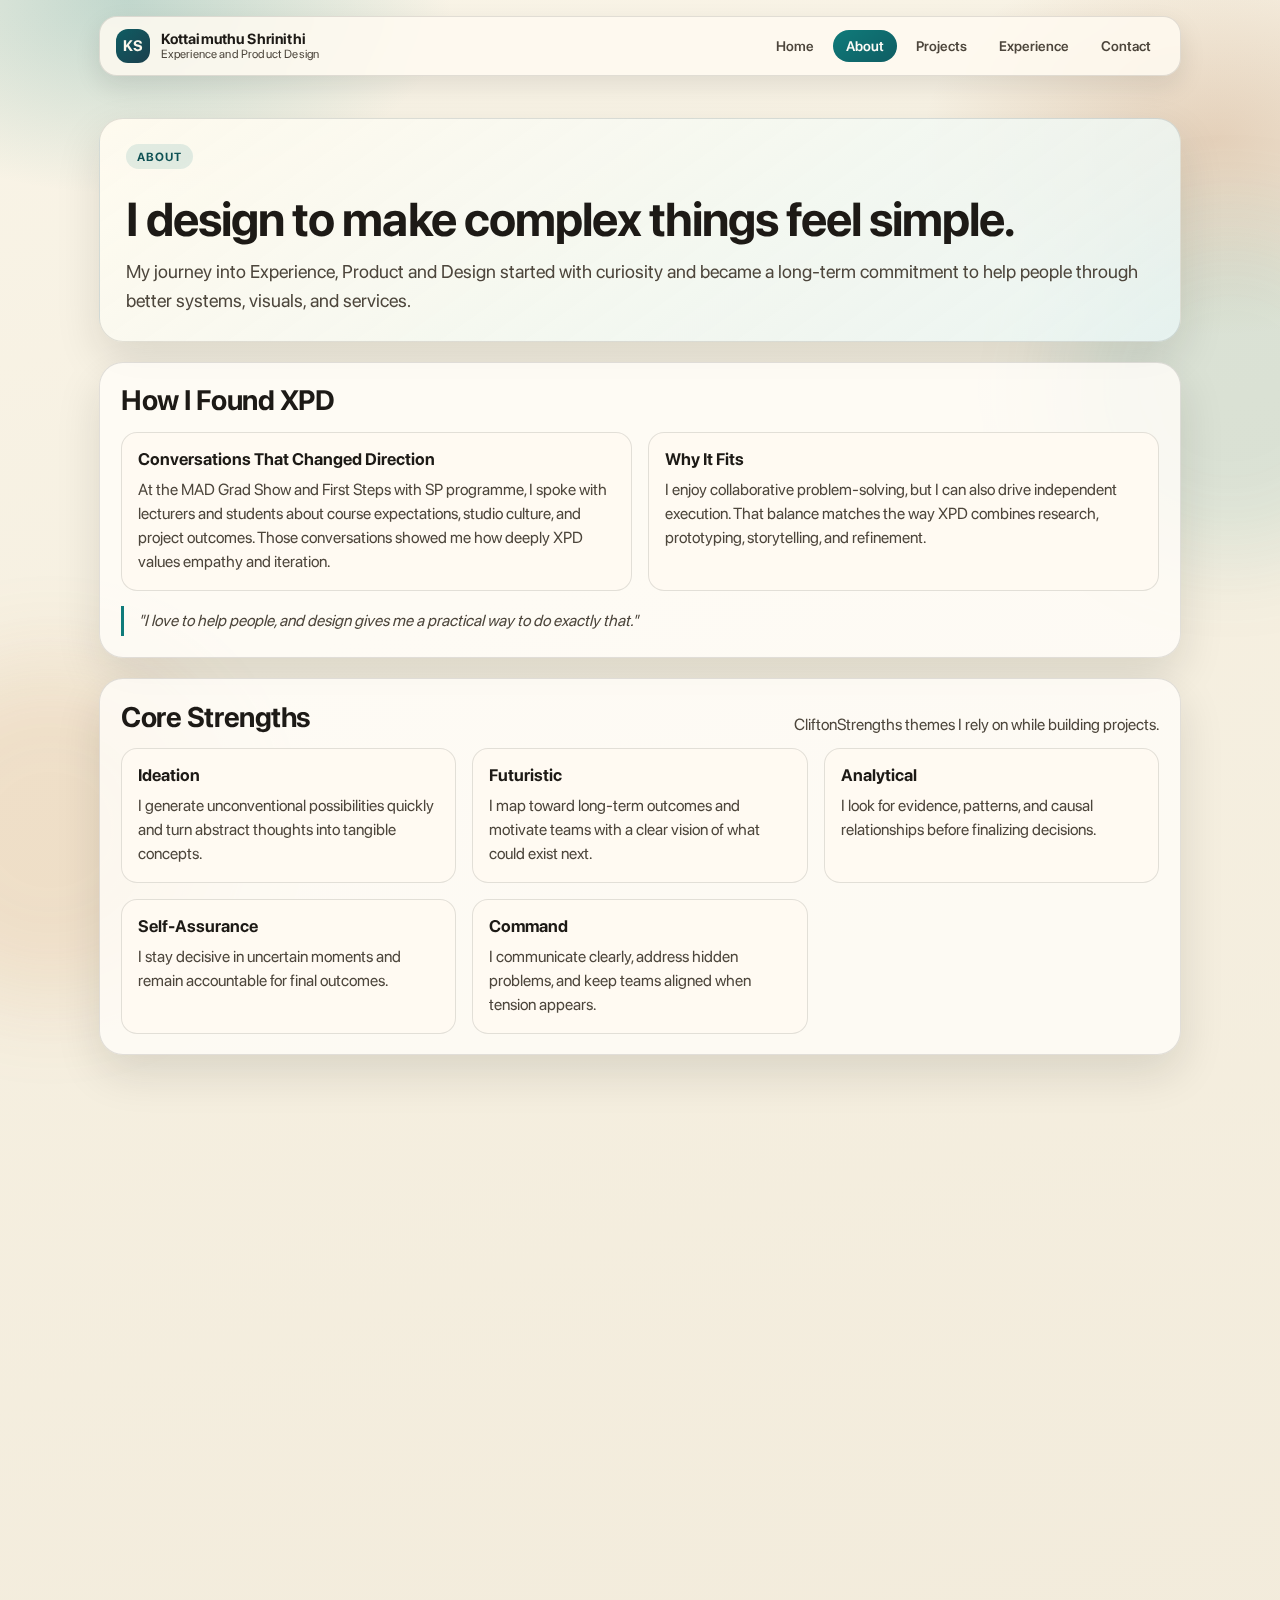
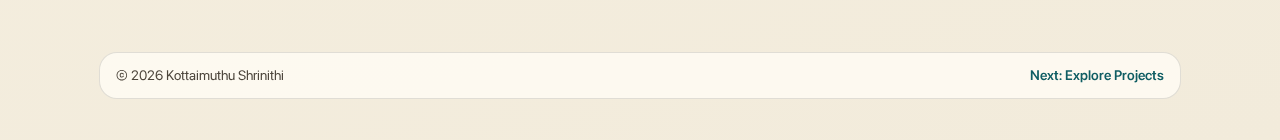
<file: about.html>
<!DOCTYPE html>
<html lang="en">
<head>
  <meta charset="UTF-8">
  <meta name="viewport" content="width=device-width, initial-scale=1.0">
  <title>About | Kottaimuthu Shrinithi</title>
  <meta name="description" content="Learn about Kottaimuthu Shrinithi's design journey, strengths, and frameworks in product and experience design.">
  <link rel="stylesheet" href="assets/css/site.css">
  <script defer src="assets/js/site.js"></script>
</head>
<body data-page="about">
  <div class="topbar-wrap">
    <header class="topbar">
      <a class="brand" href="index.html" aria-label="Go to homepage">
        <span class="brand-mark">KS</span>
        <span class="brand-text">
          <span>Kottaimuthu Shrinithi</span>
          <span>Experience and Product Design</span>
        </span>
      </a>
      <button class="menu-toggle" data-menu-toggle aria-expanded="false" aria-controls="site-nav">Menu</button>
      <nav class="site-nav" data-site-nav id="site-nav" aria-label="Primary navigation">
        <a href="index.html" data-page="home">Home</a>
        <a href="about.html" data-page="about">About</a>
        <a href="projects.html" data-page="projects">Projects</a>
        <a href="experience.html" data-page="experience">Experience</a>
        <a href="contact.html" data-page="contact">Contact</a>
      </nav>
    </header>
  </div>

  <main class="site-shell">
    <section class="page-header reveal">
      <span class="pill">About</span>
      <h1 class="page-title">I design to make complex things feel simple.</h1>
      <p class="page-subtitle">
        My journey into Experience, Product and Design started with curiosity and became a long-term commitment to help people through better systems, visuals, and services.
      </p>
    </section>

    <section class="section-block reveal">
      <div class="section-head">
        <h2>How I Found XPD</h2>
      </div>
      <div class="grid-two">
        <article class="card">
          <h3>Conversations That Changed Direction</h3>
          <p>
            At the MAD Grad Show and First Steps with SP programme, I spoke with lecturers and students about course expectations,
            studio culture, and project outcomes. Those conversations showed me how deeply XPD values empathy and iteration.
          </p>
        </article>
        <article class="card">
          <h3>Why It Fits</h3>
          <p>
            I enjoy collaborative problem-solving, but I can also drive independent execution. That balance matches the way XPD
            combines research, prototyping, storytelling, and refinement.
          </p>
        </article>
      </div>
      <p class="quote">"I love to help people, and design gives me a practical way to do exactly that."</p>
    </section>

    <section class="section-block reveal">
      <div class="section-head">
        <h2>Core Strengths</h2>
        <p>CliftonStrengths themes I rely on while building projects.</p>
      </div>
      <div class="grid-three">
        <article class="card">
          <h3>Ideation</h3>
          <p>I generate unconventional possibilities quickly and turn abstract thoughts into tangible concepts.</p>
        </article>
        <article class="card">
          <h3>Futuristic</h3>
          <p>I map toward long-term outcomes and motivate teams with a clear vision of what could exist next.</p>
        </article>
        <article class="card">
          <h3>Analytical</h3>
          <p>I look for evidence, patterns, and causal relationships before finalizing decisions.</p>
        </article>
        <article class="card">
          <h3>Self-Assurance</h3>
          <p>I stay decisive in uncertain moments and remain accountable for final outcomes.</p>
        </article>
        <article class="card">
          <h3>Command</h3>
          <p>I communicate clearly, address hidden problems, and keep teams aligned when tension appears.</p>
        </article>
      </div>
    </section>

    <section class="section-block reveal">
      <div class="section-head">
        <h2>Frameworks I Use</h2>
      </div>
      <div class="grid-two">
        <article class="card">
          <h3>Design Thinking</h3>
          <p>
            Introduced during CM-ADMT, this framework taught me to empathize, define, ideate, prototype, and test while keeping
            user feedback central at every stage.
          </p>
          <img src="images/dt.png" alt="Design thinking process framework">
        </article>
        <article class="card">
          <h3>SCAMPER</h3>
          <p>
            SCAMPER helps me challenge assumptions through structured prompts, especially when reimagining existing products and
            interfaces for stronger outcomes.
          </p>
          <img src="images/scamper.png" alt="SCAMPER ideation framework graphic">
        </article>
      </div>
    </section>
  </main>

  <footer class="footer">
    <div class="footer-inner">
      <span>&copy; <span data-current-year></span> Kottaimuthu Shrinithi</span>
      <a href="projects.html">Next: Explore Projects</a>
    </div>
  </footer>
</body>
</html>
</file>
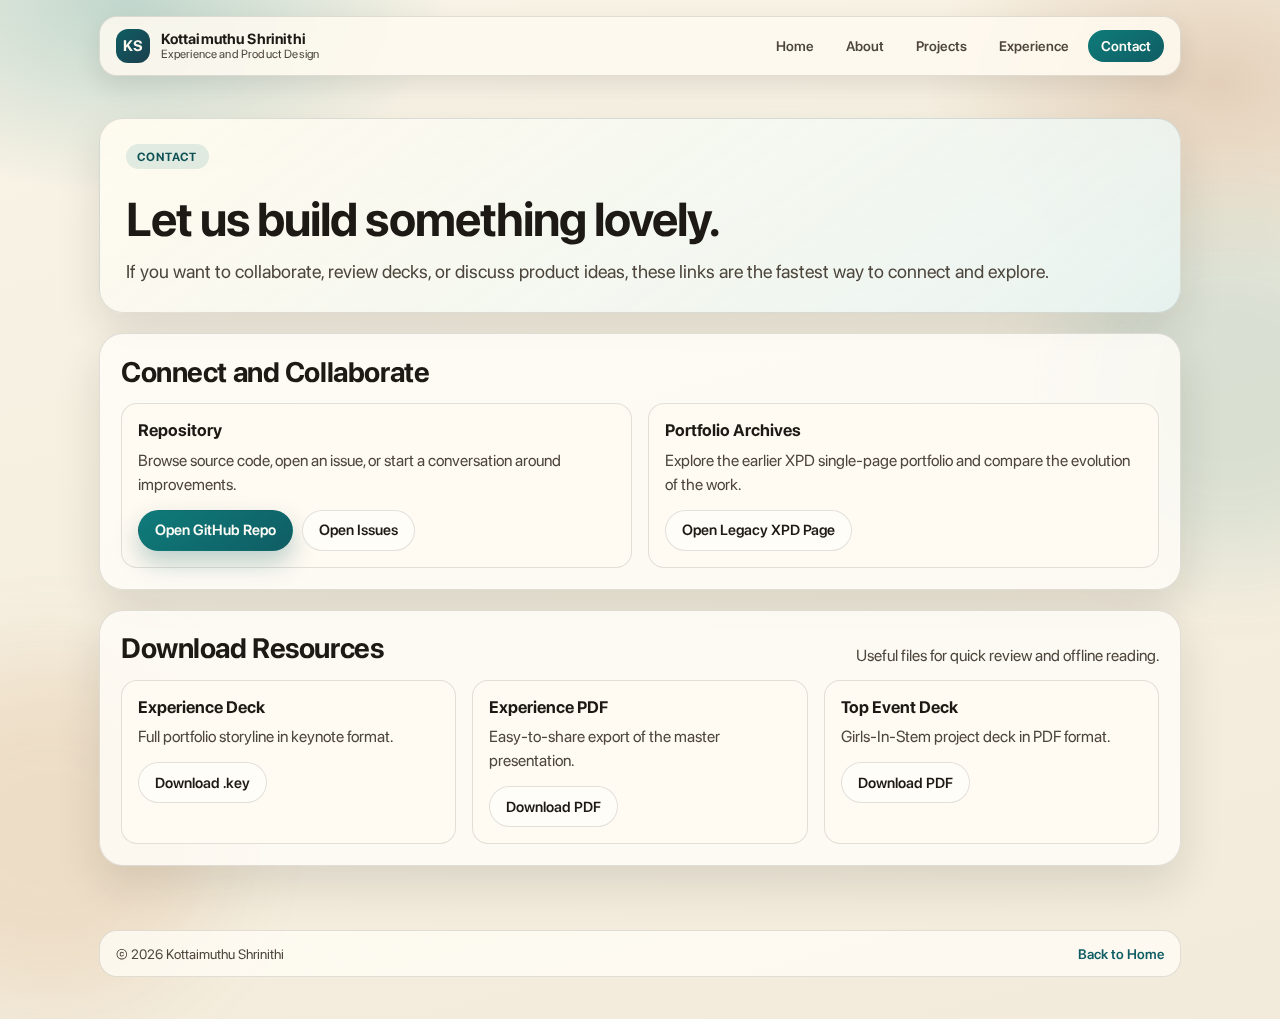
<file: contact.html>
<!DOCTYPE html>
<html lang="en">
<head>
  <meta charset="UTF-8">
  <meta name="viewport" content="width=device-width, initial-scale=1.0">
  <title>Contact | Kottaimuthu Shrinithi</title>
  <meta name="description" content="Get in touch and explore collaboration links, source repository, and legacy portfolio for Kottaimuthu Shrinithi.">
  <link rel="stylesheet" href="assets/css/site.css">
  <script defer src="assets/js/site.js"></script>
</head>
<body data-page="contact">
  <div class="topbar-wrap">
    <header class="topbar">
      <a class="brand" href="index.html" aria-label="Go to homepage">
        <span class="brand-mark">KS</span>
        <span class="brand-text">
          <span>Kottaimuthu Shrinithi</span>
          <span>Experience and Product Design</span>
        </span>
      </a>
      <button class="menu-toggle" data-menu-toggle aria-expanded="false" aria-controls="site-nav">Menu</button>
      <nav class="site-nav" data-site-nav id="site-nav" aria-label="Primary navigation">
        <a href="index.html" data-page="home">Home</a>
        <a href="about.html" data-page="about">About</a>
        <a href="projects.html" data-page="projects">Projects</a>
        <a href="experience.html" data-page="experience">Experience</a>
        <a href="contact.html" data-page="contact">Contact</a>
      </nav>
    </header>
  </div>

  <main class="site-shell">
    <section class="page-header reveal">
      <span class="pill">Contact</span>
      <h1 class="page-title">Let us build something lovely.</h1>
      <p class="page-subtitle">
        If you want to collaborate, review decks, or discuss product ideas, these links are the fastest way to connect and explore.
      </p>
    </section>

    <section class="section-block reveal">
      <div class="section-head">
        <h2>Connect and Collaborate</h2>
      </div>
      <div class="grid-two">
        <article class="card">
          <h3>Repository</h3>
          <p>Browse source code, open an issue, or start a conversation around improvements.</p>
          <div class="downloads">
            <a class="button button-primary" href="https://github.com/snyperf1/snyperf1.github.io">Open GitHub Repo</a>
            <a class="button button-secondary" href="https://github.com/snyperf1/snyperf1.github.io/issues">Open Issues</a>
          </div>
        </article>
        <article class="card">
          <h3>Portfolio Archives</h3>
          <p>Explore the earlier XPD single-page portfolio and compare the evolution of the work.</p>
          <div class="downloads">
            <a class="button button-secondary" href="XPD/index.html">Open Legacy XPD Page</a>
          </div>
        </article>
      </div>
    </section>

    <section class="section-block reveal">
      <div class="section-head">
        <h2>Download Resources</h2>
        <p>Useful files for quick review and offline reading.</p>
      </div>
      <div class="grid-three">
        <article class="card">
          <h3>Experience Deck</h3>
          <p>Full portfolio storyline in keynote format.</p>
          <div class="downloads">
            <a class="button button-secondary" href="Keynote/Experience.key">Download .key</a>
          </div>
        </article>
        <article class="card">
          <h3>Experience PDF</h3>
          <p>Easy-to-share export of the master presentation.</p>
          <div class="downloads">
            <a class="button button-secondary" href="Keynote/Experience.pdf">Download PDF</a>
          </div>
        </article>
        <article class="card">
          <h3>Top Event Deck</h3>
          <p>Girls-In-Stem project deck in PDF format.</p>
          <div class="downloads">
            <a class="button button-secondary" href="Keynote/GIS2022.pdf">Download PDF</a>
          </div>
        </article>
      </div>
    </section>
  </main>

  <footer class="footer">
    <div class="footer-inner">
      <span>&copy; <span data-current-year></span> Kottaimuthu Shrinithi</span>
      <a href="index.html">Back to Home</a>
    </div>
  </footer>
</body>
</html>
</file>
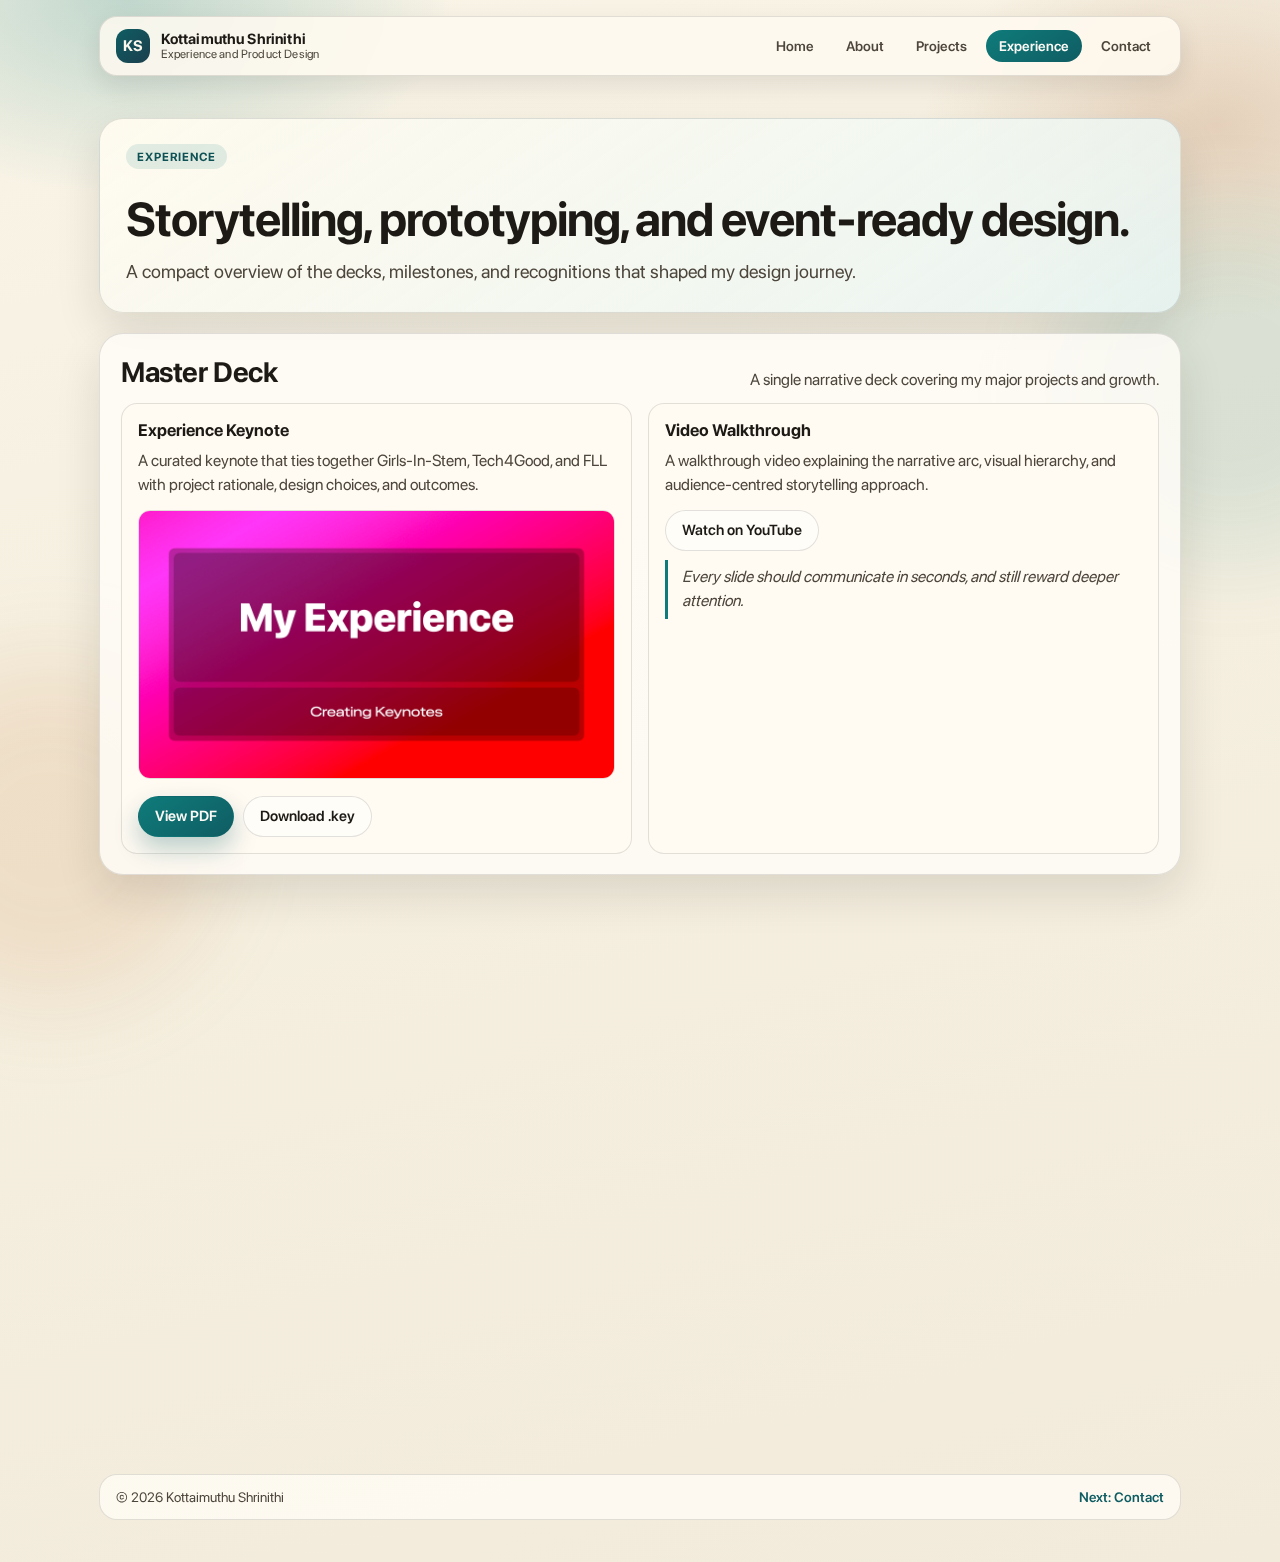
<file: experience.html>
<!DOCTYPE html>
<html lang="en">
<head>
  <meta charset="UTF-8">
  <meta name="viewport" content="width=device-width, initial-scale=1.0">
  <title>Experience | Kottaimuthu Shrinithi</title>
  <meta name="description" content="A deeper look at keynote creation, design events, and certifications for Kottaimuthu Shrinithi.">
  <link rel="stylesheet" href="assets/css/site.css">
  <script defer src="assets/js/site.js"></script>
</head>
<body data-page="experience">
  <div class="topbar-wrap">
    <header class="topbar">
      <a class="brand" href="index.html" aria-label="Go to homepage">
        <span class="brand-mark">KS</span>
        <span class="brand-text">
          <span>Kottaimuthu Shrinithi</span>
          <span>Experience and Product Design</span>
        </span>
      </a>
      <button class="menu-toggle" data-menu-toggle aria-expanded="false" aria-controls="site-nav">Menu</button>
      <nav class="site-nav" data-site-nav id="site-nav" aria-label="Primary navigation">
        <a href="index.html" data-page="home">Home</a>
        <a href="about.html" data-page="about">About</a>
        <a href="projects.html" data-page="projects">Projects</a>
        <a href="experience.html" data-page="experience">Experience</a>
        <a href="contact.html" data-page="contact">Contact</a>
      </nav>
    </header>
  </div>

  <main class="site-shell">
    <section class="page-header reveal">
      <span class="pill">Experience</span>
      <h1 class="page-title">Storytelling, prototyping, and event-ready design.</h1>
      <p class="page-subtitle">
        A compact overview of the decks, milestones, and recognitions that shaped my design journey.
      </p>
    </section>

    <section class="section-block reveal">
      <div class="section-head">
        <h2>Master Deck</h2>
        <p>A single narrative deck covering my major projects and growth.</p>
      </div>
      <div class="grid-two">
        <article class="card">
          <h3>Experience Keynote</h3>
          <p>
            A curated keynote that ties together Girls-In-Stem, Tech4Good, and FLL with project rationale,
            design choices, and outcomes.
          </p>
          <img src="images/keynote-event-image.png" alt="Preview of keynote experience deck">
          <div class="downloads">
            <a class="button button-primary" href="Keynote/Experience.pdf">View PDF</a>
            <a class="button button-secondary" href="Keynote/Experience.key">Download .key</a>
          </div>
        </article>
        <article class="card">
          <h3>Video Walkthrough</h3>
          <p>
            A walkthrough video explaining the narrative arc, visual hierarchy, and audience-centred storytelling approach.
          </p>
          <div class="downloads">
            <a class="button button-secondary" href="https://www.youtube.com/watch?v=oiel_v-TD_s">Watch on YouTube</a>
          </div>
          <p class="quote">Every slide should communicate in seconds, and still reward deeper attention.</p>
        </article>
      </div>
    </section>

    <section class="section-block reveal">
      <div class="section-head">
        <h2>Recognitions and Certificates</h2>
      </div>
      <div class="grid-three">
        <article class="card">
          <h3>FLL Certificate</h3>
          <p>Recognition linked to First Lego League participation and presentation excellence.</p>
          <div class="downloads">
            <a class="button button-secondary" href="certs/FLL.png">Open Certificate</a>
          </div>
        </article>
        <article class="card">
          <h3>NRC Certificate</h3>
          <p>Participation and contribution acknowledgement for challenge-based development contexts.</p>
          <div class="downloads">
            <a class="button button-secondary" href="certs/NRC.png">Open Certificate</a>
          </div>
        </article>
        <article class="card">
          <h3>NRCWRO Document</h3>
          <p>Supporting documentation for robotics-related participation and event output.</p>
          <div class="downloads">
            <a class="button button-secondary" href="certs/NRCWRO.pdf">Open PDF</a>
          </div>
        </article>
      </div>
    </section>

    <section class="section-block reveal">
      <div class="section-head">
        <h2>Journey Timeline</h2>
      </div>
      <ul class="timeline">
        <li>Secondary school courses in design and technology introduced structured innovation frameworks.</li>
        <li>MAD-focused exploration validated my fit in user-centred product and service thinking.</li>
        <li>Event projects strengthened my ability to design for varied audiences and contexts.</li>
        <li>Portfolio building evolved into a long-term practice in clarity, craft, and contribution.</li>
      </ul>
    </section>
  </main>

  <footer class="footer">
    <div class="footer-inner">
      <span>&copy; <span data-current-year></span> Kottaimuthu Shrinithi</span>
      <a href="contact.html">Next: Contact</a>
    </div>
  </footer>
</body>
</html>
</file>
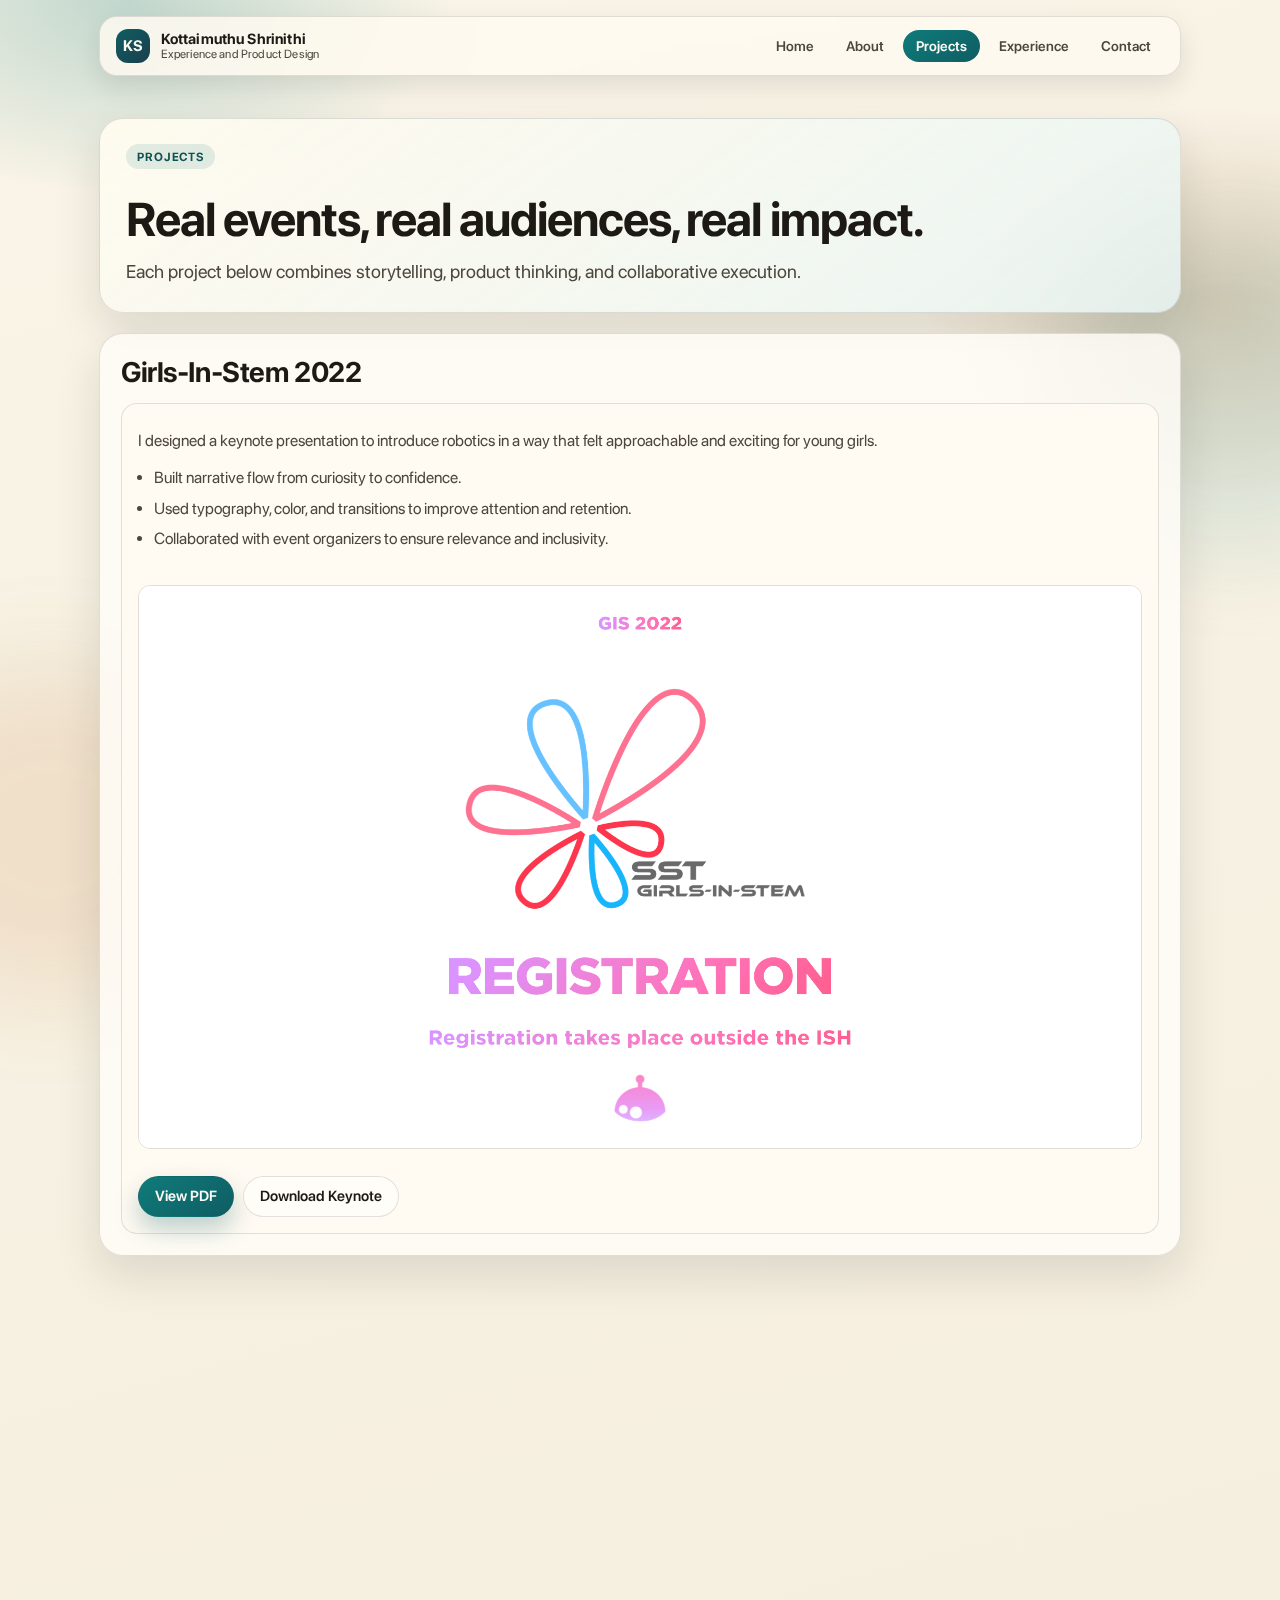
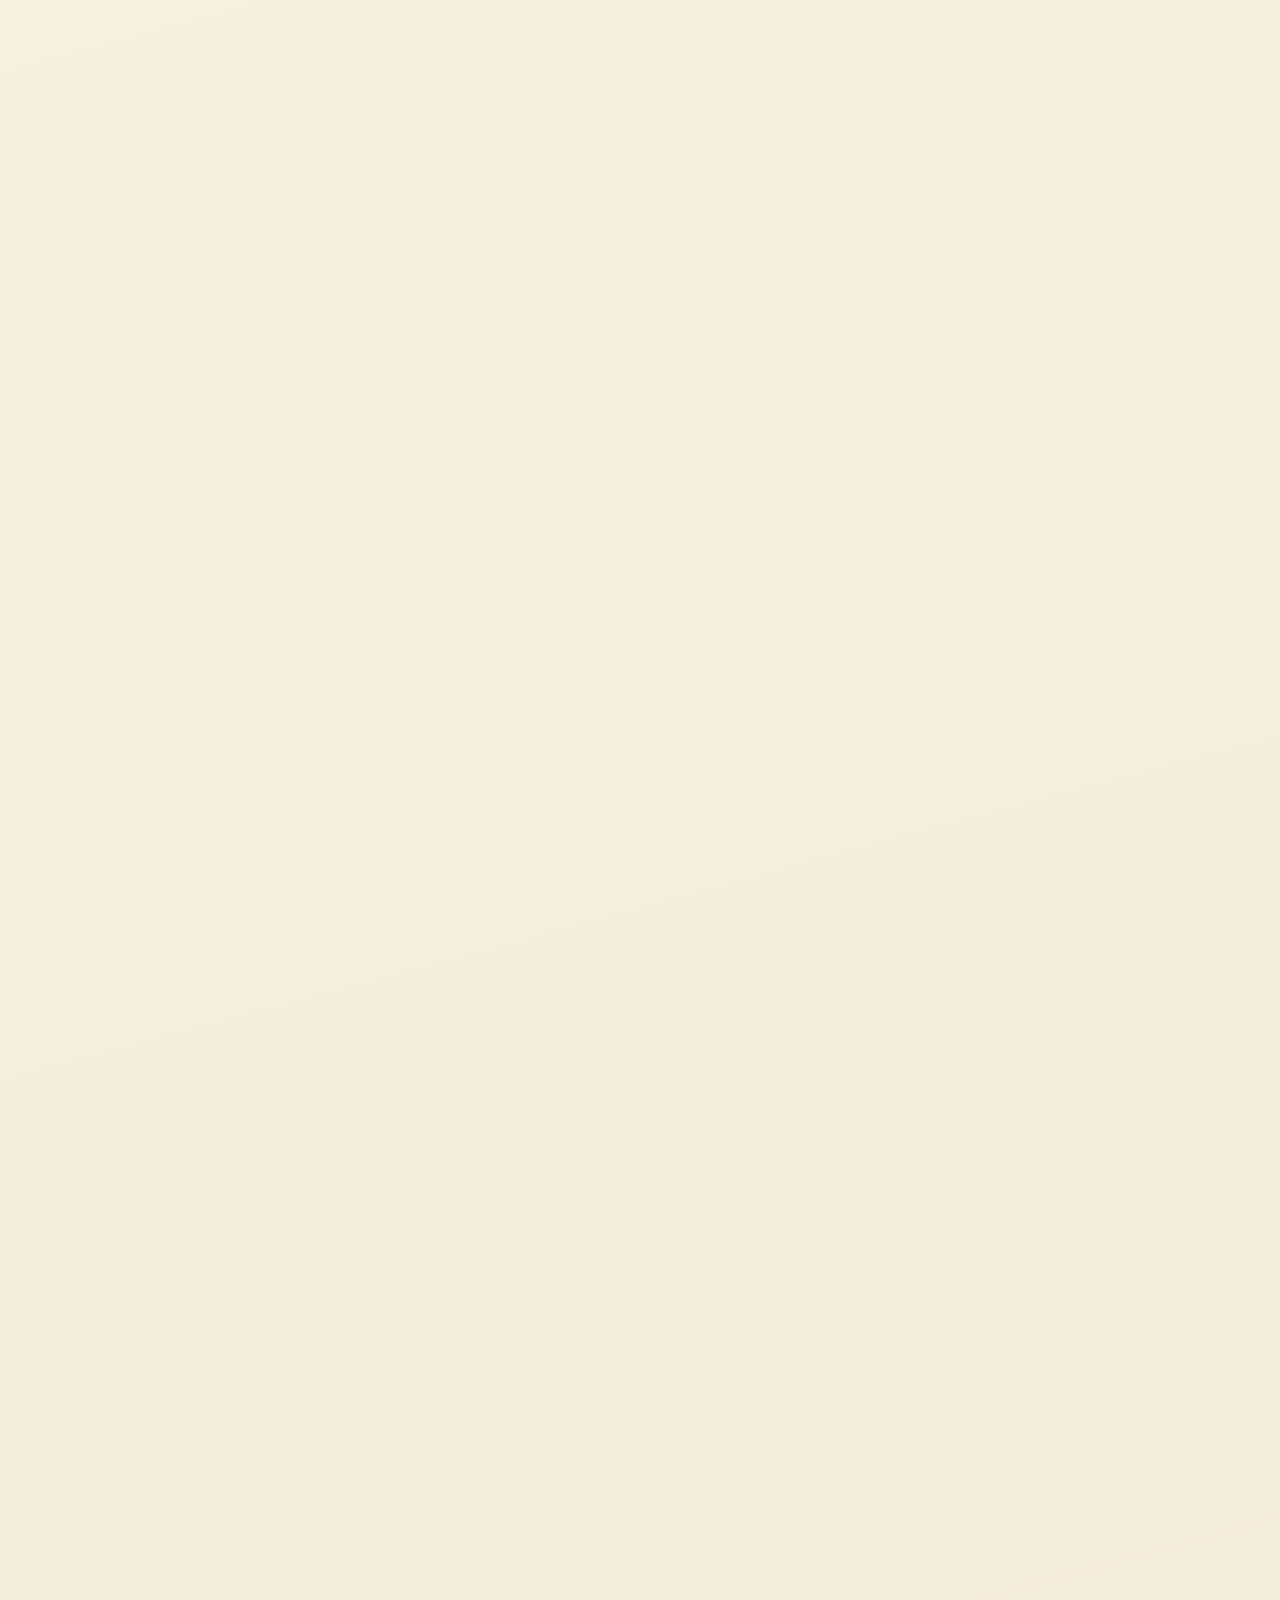
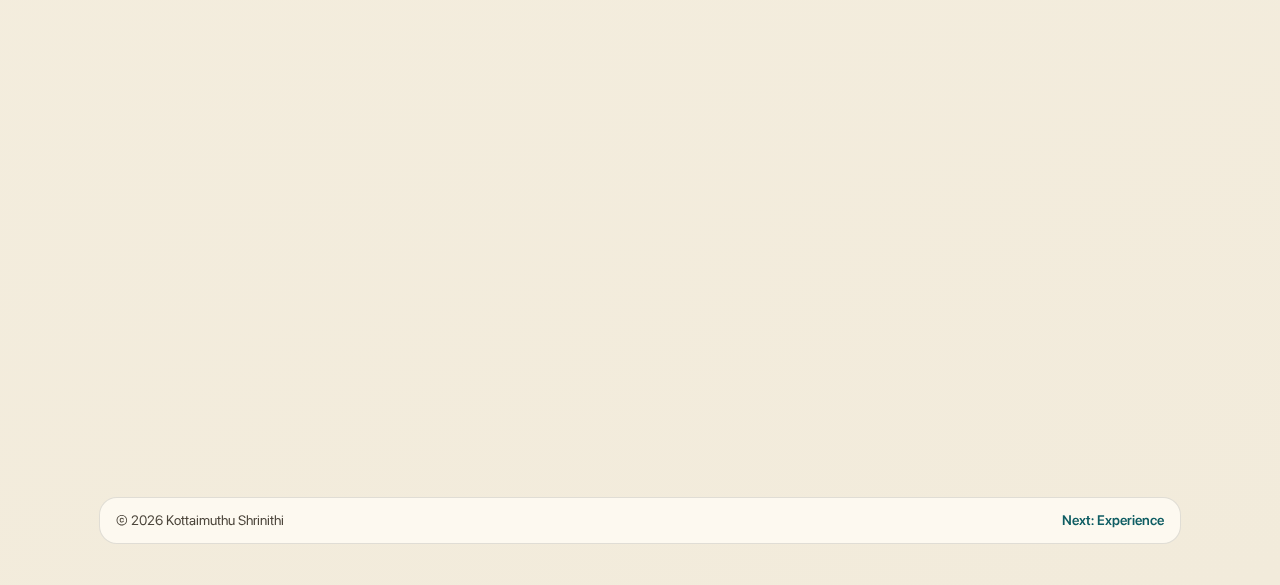
<file: projects.html>
<!DOCTYPE html>
<html lang="en">
<head>
  <meta charset="UTF-8">
  <meta name="viewport" content="width=device-width, initial-scale=1.0">
  <title>Projects | Kottaimuthu Shrinithi</title>
  <meta name="description" content="Project highlights including Girls-In-Stem, Tech4Good, and FLL presentations and prototype work.">
  <link rel="stylesheet" href="assets/css/site.css">
  <script defer src="assets/js/site.js"></script>
</head>
<body data-page="projects">
  <div class="topbar-wrap">
    <header class="topbar">
      <a class="brand" href="index.html" aria-label="Go to homepage">
        <span class="brand-mark">KS</span>
        <span class="brand-text">
          <span>Kottaimuthu Shrinithi</span>
          <span>Experience and Product Design</span>
        </span>
      </a>
      <button class="menu-toggle" data-menu-toggle aria-expanded="false" aria-controls="site-nav">Menu</button>
      <nav class="site-nav" data-site-nav id="site-nav" aria-label="Primary navigation">
        <a href="index.html" data-page="home">Home</a>
        <a href="about.html" data-page="about">About</a>
        <a href="projects.html" data-page="projects">Projects</a>
        <a href="experience.html" data-page="experience">Experience</a>
        <a href="contact.html" data-page="contact">Contact</a>
      </nav>
    </header>
  </div>

  <main class="site-shell">
    <section class="page-header reveal">
      <span class="pill">Projects</span>
      <h1 class="page-title">Real events, real audiences, real impact.</h1>
      <p class="page-subtitle">
        Each project below combines storytelling, product thinking, and collaborative execution.
      </p>
    </section>

    <section class="section-block reveal">
      <div class="section-head">
        <h2>Girls-In-Stem 2022</h2>
      </div>
      <article class="card project-card">
        <p>
          I designed a keynote presentation to introduce robotics in a way that felt approachable and exciting for young girls.
        </p>
        <ul>
          <li>Built narrative flow from curiosity to confidence.</li>
          <li>Used typography, color, and transitions to improve attention and retention.</li>
          <li>Collaborated with event organizers to ensure relevance and inclusivity.</li>
        </ul>
        <img src="images/GIS.png" alt="Girls-In-Stem keynote slide preview">
        <div class="downloads">
          <a class="button button-primary" href="Keynote/GIS2022.pdf">View PDF</a>
          <a class="button button-secondary" href="Keynote/GIS2022.zip">Download Keynote</a>
        </div>
      </article>
    </section>

    <section class="section-block reveal">
      <div class="section-head">
        <h2>Tech4Good 2022</h2>
      </div>
      <article class="card project-card">
        <p>
          This project focused on empowering individuals with muscular dystrophy through assistive product concepts and practical prototyping.
        </p>
        <ul>
          <li>Researched user challenges and existing assistive workflows.</li>
          <li>Developed and iterated prototype ideas with team feedback.</li>
          <li>Presented work at the Tech4Good festival with clear value framing.</li>
        </ul>
        <img src="images/T4G2.jpg" alt="Tech4Good showcase presentation">
        <div class="downloads">
          <a class="button button-primary" href="Keynote/T4G2022.pdf">View PDF</a>
          <a class="button button-secondary" href="Keynote/T4G2022.zip">Download Keynote</a>
        </div>
      </article>
    </section>

    <section class="section-block reveal">
      <div class="section-head">
        <h2>FLL 2022</h2>
      </div>
      <article class="card project-card">
        <p>
          Created visual material and communication assets for competition settings, emphasizing clarity, precision, and fast comprehension.
        </p>
        <ul>
          <li>Translated technical concepts into audience-friendly visuals.</li>
          <li>Balanced style with concise informational structure.</li>
          <li>Improved presentation consistency across decks and supporting assets.</li>
        </ul>
        <img src="images/fll.png" alt="First Lego League visual asset">
        <div class="downloads">
          <a class="button button-primary" href="Keynote/FLL2022.pdf">View PDF</a>
          <a class="button button-secondary" href="Keynote/FLL2022.zip">Download Keynote</a>
        </div>
      </article>
    </section>

    <section class="section-block reveal">
      <div class="section-head">
        <h2>Project Gallery</h2>
      </div>
      <div class="media-row">
        <img src="images/T4G1.jpg" alt="Tech4Good workshop moment">
        <img src="images/T4G3.jpg" alt="Tech4Good audience interaction">
      </div>
      <div class="inline-actions">
        <a class="button button-secondary" href="experience.html">Explore Experience Timeline</a>
      </div>
    </section>
  </main>

  <footer class="footer">
    <div class="footer-inner">
      <span>&copy; <span data-current-year></span> Kottaimuthu Shrinithi</span>
      <a href="experience.html">Next: Experience</a>
    </div>
  </footer>
</body>
</html>
</file>
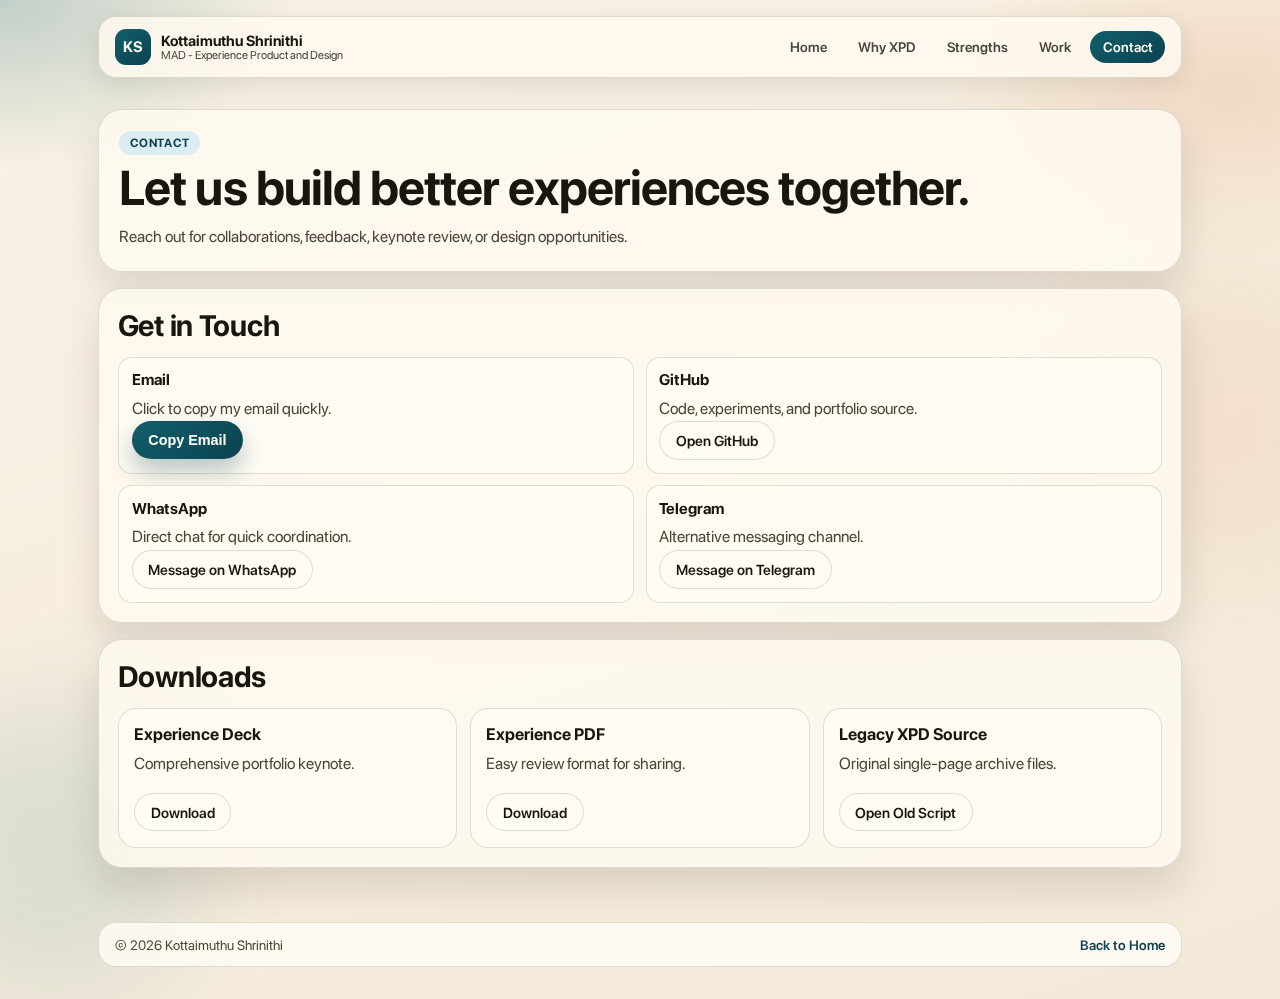
<file: XPD/contact.html>
<!DOCTYPE html>
<html lang="en">
<head>
  <meta charset="UTF-8">
  <meta name="viewport" content="width=device-width, initial-scale=1.0">
  <title>Contact | Kottaimuthu Shrinithi</title>
  <meta name="description" content="Contact and social links for Kottaimuthu Shrinithi XPD portfolio.">
  <link rel="stylesheet" href="assets/css/site.css">
  <script defer src="assets/js/site.js"></script>
</head>
<body data-page="contact">
  <div class="top-wrap">
    <header class="site-header">
      <a class="brand" href="index.html" aria-label="XPD home">
        <span class="brand-mark">KS</span>
        <span class="brand-meta">
          <strong>Kottaimuthu Shrinithi</strong>
          <span>MAD - Experience Product and Design</span>
        </span>
      </a>
      <button class="menu-toggle" data-menu-toggle aria-expanded="false" aria-controls="site-nav">Menu</button>
      <nav class="site-nav" data-site-nav id="site-nav" aria-label="Primary">
        <a href="index.html" data-page="home">Home</a>
        <a href="why-xpd.html" data-page="why">Why XPD</a>
        <a href="strengths.html" data-page="strengths">Strengths</a>
        <a href="work.html" data-page="work">Work</a>
        <a href="contact.html" data-page="contact">Contact</a>
      </nav>
    </header>
  </div>

  <main class="main-wrap">
    <section class="panel page-head reveal">
      <span class="kicker">Contact</span>
      <h1 class="page-title">Let us build better experiences together.</h1>
      <p>
        Reach out for collaborations, feedback, keynote review, or design opportunities.
      </p>
    </section>

    <section class="section reveal">
      <div class="section-head">
        <h2>Get in Touch</h2>
      </div>
      <div class="contact-grid">
        <article class="contact-chip">
          <h3>Email</h3>
          <p>Click to copy my email quickly.</p>
          <button class="button button-primary" data-copy-text="snyperf1@gmail.com" type="button">Copy Email</button>
          <span class="copy-status" aria-live="polite"></span>
        </article>

        <article class="contact-chip">
          <h3>GitHub</h3>
          <p>Code, experiments, and portfolio source.</p>
          <a class="button button-secondary" href="https://github.com/snyperf1">Open GitHub</a>
        </article>

        <article class="contact-chip">
          <h3>WhatsApp</h3>
          <p>Direct chat for quick coordination.</p>
          <a class="button button-secondary" href="https://wa.me/6584572649">Message on WhatsApp</a>
        </article>

        <article class="contact-chip">
          <h3>Telegram</h3>
          <p>Alternative messaging channel.</p>
          <a class="button button-secondary" href="https://t.me/snyperf1">Message on Telegram</a>
        </article>
      </div>
    </section>

    <section class="section reveal">
      <div class="section-head">
        <h2>Downloads</h2>
      </div>
      <div class="grid-3">
        <article class="card">
          <h3>Experience Deck</h3>
          <p>Comprehensive portfolio keynote.</p>
          <div class="actions">
            <a class="button button-secondary" href="../Keynote/Experience.key">Download</a>
          </div>
        </article>
        <article class="card">
          <h3>Experience PDF</h3>
          <p>Easy review format for sharing.</p>
          <div class="actions">
            <a class="button button-secondary" href="../Keynote/Experience.pdf">Download</a>
          </div>
        </article>
        <article class="card">
          <h3>Legacy XPD Source</h3>
          <p>Original single-page archive files.</p>
          <div class="actions">
            <a class="button button-secondary" href="script.js">Open Old Script</a>
          </div>
        </article>
      </div>
    </section>
  </main>

  <div class="footer-wrap">
    <footer class="footer">
      <span>&copy; <span data-year></span> Kottaimuthu Shrinithi</span>
      <a href="index.html">Back to Home</a>
    </footer>
  </div>
</body>
</html>
</file>
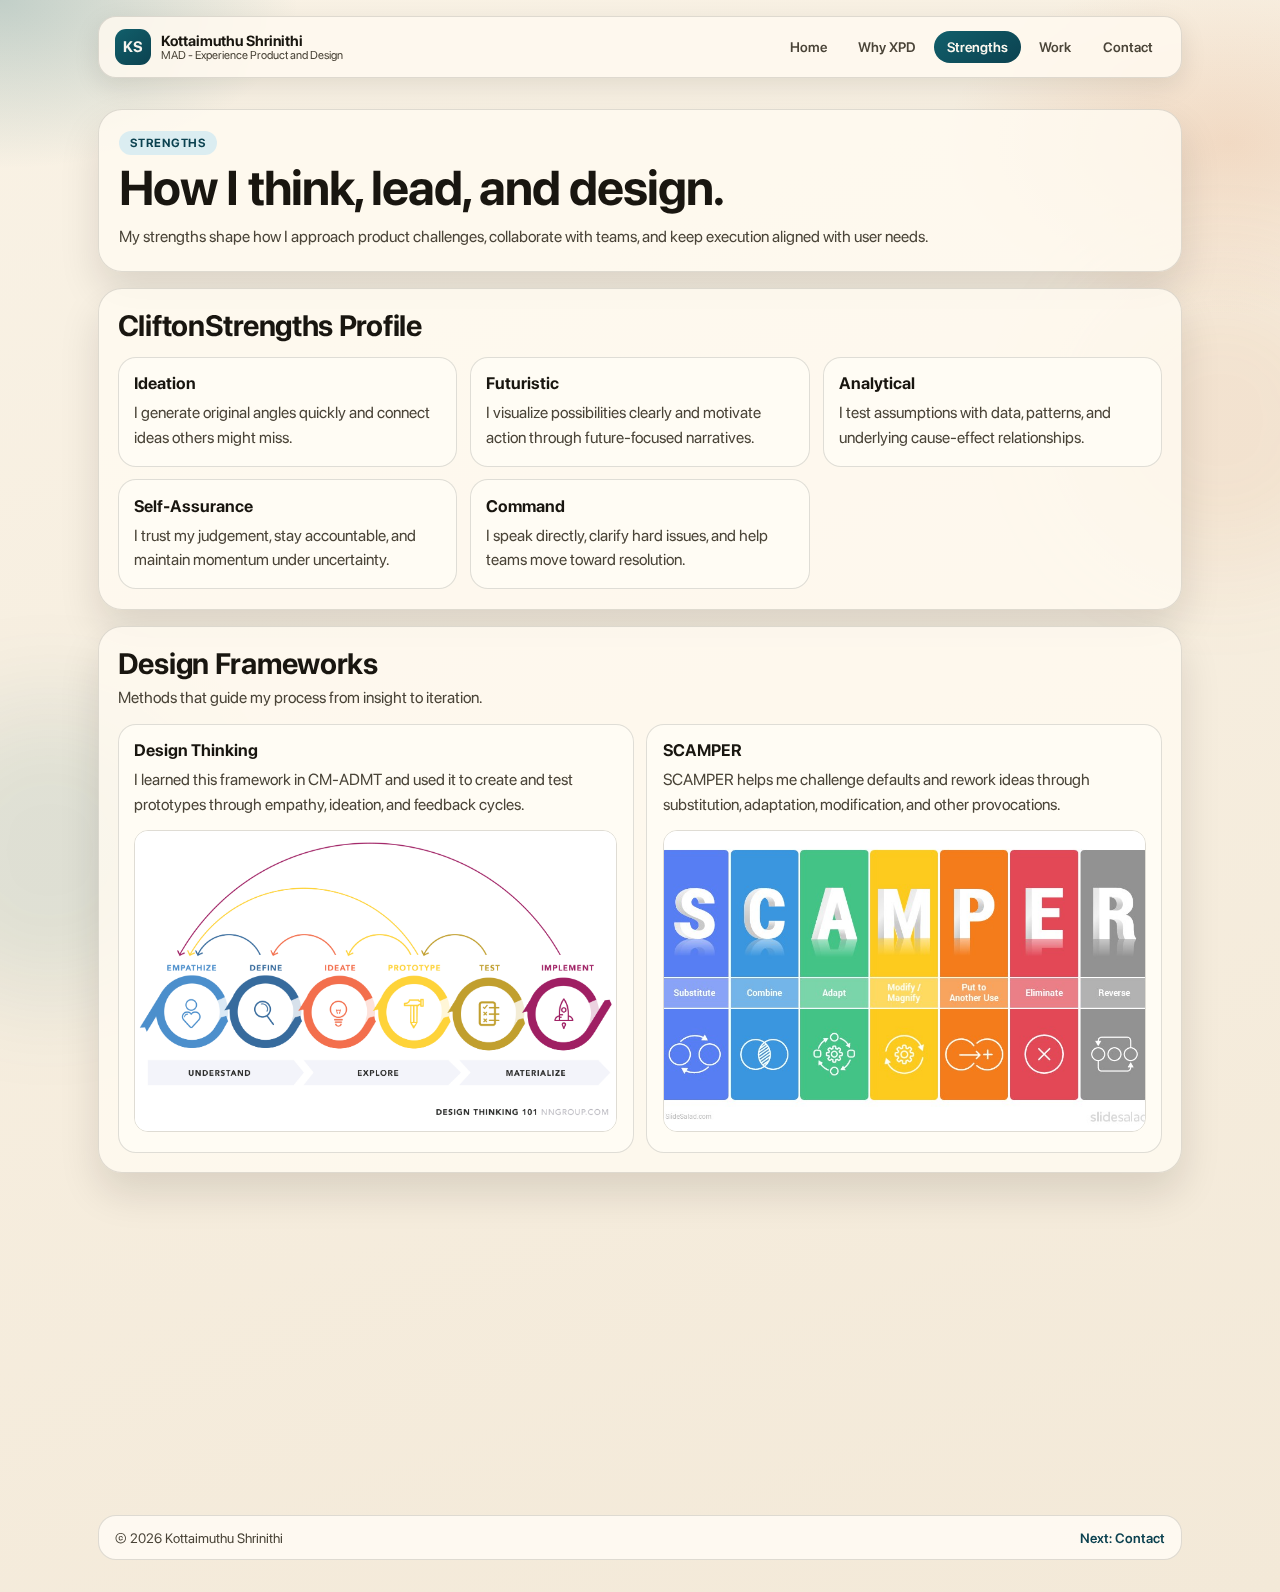
<file: XPD/strengths.html>
<!DOCTYPE html>
<html lang="en">
<head>
  <meta charset="UTF-8">
  <meta name="viewport" content="width=device-width, initial-scale=1.0">
  <title>Strengths | Kottaimuthu Shrinithi</title>
  <meta name="description" content="CliftonStrengths and design frameworks used by Kottaimuthu Shrinithi in XPD projects.">
  <link rel="stylesheet" href="assets/css/site.css">
  <script defer src="assets/js/site.js"></script>
</head>
<body data-page="strengths">
  <div class="top-wrap">
    <header class="site-header">
      <a class="brand" href="index.html" aria-label="XPD home">
        <span class="brand-mark">KS</span>
        <span class="brand-meta">
          <strong>Kottaimuthu Shrinithi</strong>
          <span>MAD - Experience Product and Design</span>
        </span>
      </a>
      <button class="menu-toggle" data-menu-toggle aria-expanded="false" aria-controls="site-nav">Menu</button>
      <nav class="site-nav" data-site-nav id="site-nav" aria-label="Primary">
        <a href="index.html" data-page="home">Home</a>
        <a href="why-xpd.html" data-page="why">Why XPD</a>
        <a href="strengths.html" data-page="strengths">Strengths</a>
        <a href="work.html" data-page="work">Work</a>
        <a href="contact.html" data-page="contact">Contact</a>
      </nav>
    </header>
  </div>

  <main class="main-wrap">
    <section class="panel page-head reveal">
      <span class="kicker">Strengths</span>
      <h1 class="page-title">How I think, lead, and design.</h1>
      <p>
        My strengths shape how I approach product challenges, collaborate with teams, and keep execution aligned with user needs.
      </p>
    </section>

    <section class="section reveal">
      <div class="section-head">
        <h2>CliftonStrengths Profile</h2>
      </div>
      <div class="grid-3">
        <article class="card">
          <h3>Ideation</h3>
          <p>I generate original angles quickly and connect ideas others might miss.</p>
        </article>
        <article class="card">
          <h3>Futuristic</h3>
          <p>I visualize possibilities clearly and motivate action through future-focused narratives.</p>
        </article>
        <article class="card">
          <h3>Analytical</h3>
          <p>I test assumptions with data, patterns, and underlying cause-effect relationships.</p>
        </article>
        <article class="card">
          <h3>Self-Assurance</h3>
          <p>I trust my judgement, stay accountable, and maintain momentum under uncertainty.</p>
        </article>
        <article class="card">
          <h3>Command</h3>
          <p>I speak directly, clarify hard issues, and help teams move toward resolution.</p>
        </article>
      </div>
    </section>

    <section class="section reveal">
      <div class="section-head">
        <h2>Design Frameworks</h2>
        <p>Methods that guide my process from insight to iteration.</p>
      </div>
      <div class="grid-2">
        <article class="card">
          <h3>Design Thinking</h3>
          <p>
            I learned this framework in CM-ADMT and used it to create and test prototypes through empathy,
            ideation, and feedback cycles.
          </p>
          <img src="../images/dt.png" alt="Design thinking framework">
        </article>
        <article class="card">
          <h3>SCAMPER</h3>
          <p>
            SCAMPER helps me challenge defaults and rework ideas through substitution, adaptation,
            modification, and other provocations.
          </p>
          <img src="../images/scamper.png" alt="SCAMPER framework">
        </article>
      </div>
    </section>

    <section class="section reveal">
      <div class="section-head">
        <h2>CCA Snapshot</h2>
      </div>
      <div class="grid-2">
        <article class="card">
          <h3>Leadership</h3>
          <p>2</p>
        </article>
        <article class="card">
          <h3>Achievement</h3>
          <p>4</p>
        </article>
        <article class="card">
          <h3>Participation</h3>
          <p>4</p>
        </article>
        <article class="card">
          <h3>Service</h3>
          <p>5</p>
        </article>
      </div>
    </section>
  </main>

  <div class="footer-wrap">
    <footer class="footer">
      <span>&copy; <span data-year></span> Kottaimuthu Shrinithi</span>
      <a href="contact.html">Next: Contact</a>
    </footer>
  </div>
</body>
</html>
</file>
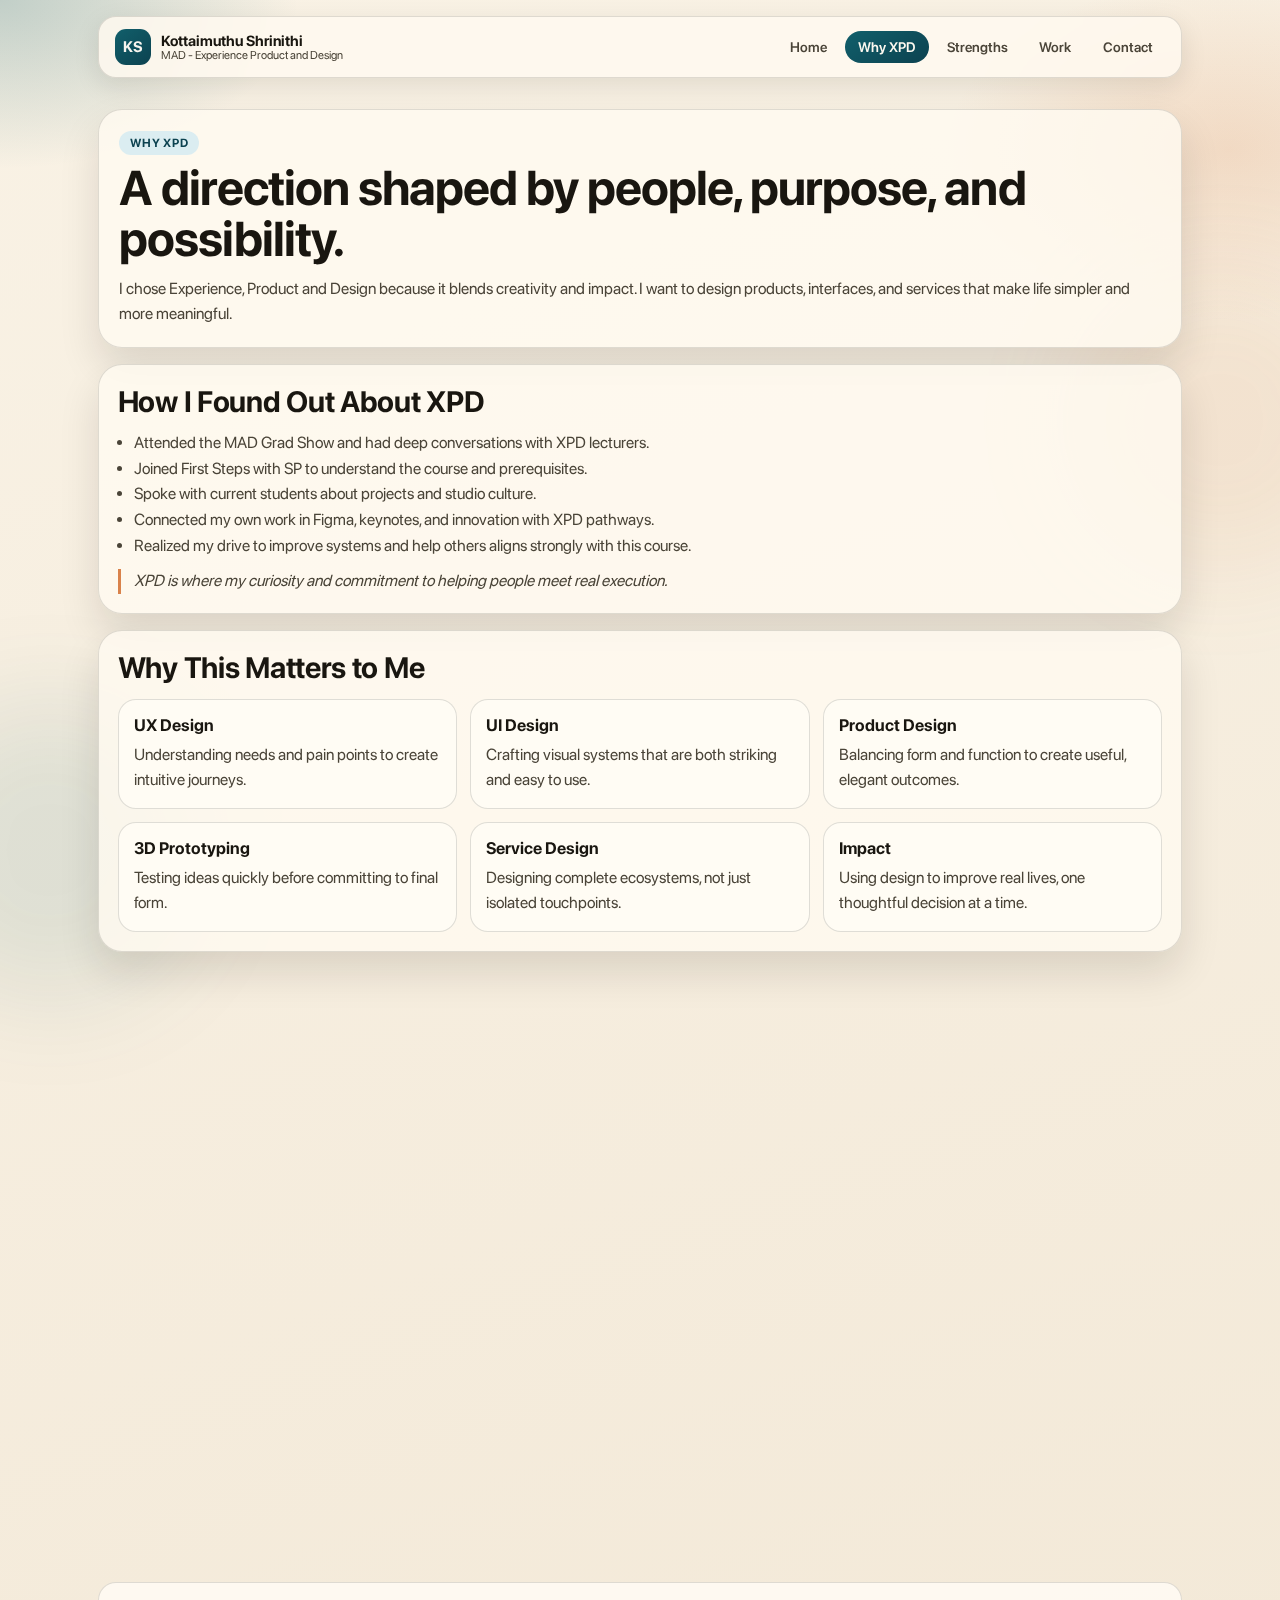
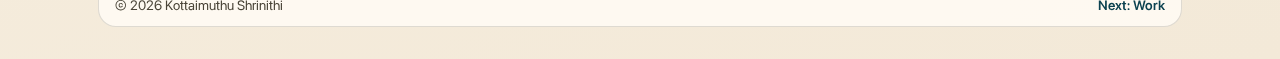
<file: XPD/why-xpd.html>
<!DOCTYPE html>
<html lang="en">
<head>
  <meta charset="UTF-8">
  <meta name="viewport" content="width=device-width, initial-scale=1.0">
  <title>Why XPD | Kottaimuthu Shrinithi</title>
  <meta name="description" content="Why Kottaimuthu Shrinithi chose Experience Product and Design and long-term goals in UI UX and innovation.">
  <link rel="stylesheet" href="assets/css/site.css">
  <script defer src="assets/js/site.js"></script>
</head>
<body data-page="why">
  <div class="top-wrap">
    <header class="site-header">
      <a class="brand" href="index.html" aria-label="XPD home">
        <span class="brand-mark">KS</span>
        <span class="brand-meta">
          <strong>Kottaimuthu Shrinithi</strong>
          <span>MAD - Experience Product and Design</span>
        </span>
      </a>
      <button class="menu-toggle" data-menu-toggle aria-expanded="false" aria-controls="site-nav">Menu</button>
      <nav class="site-nav" data-site-nav id="site-nav" aria-label="Primary">
        <a href="index.html" data-page="home">Home</a>
        <a href="why-xpd.html" data-page="why">Why XPD</a>
        <a href="strengths.html" data-page="strengths">Strengths</a>
        <a href="work.html" data-page="work">Work</a>
        <a href="contact.html" data-page="contact">Contact</a>
      </nav>
    </header>
  </div>

  <main class="main-wrap">
    <section class="panel page-head reveal">
      <span class="kicker">Why XPD</span>
      <h1 class="page-title">A direction shaped by people, purpose, and possibility.</h1>
      <p>
        I chose Experience, Product and Design because it blends creativity and impact. I want to design products, interfaces,
        and services that make life simpler and more meaningful.
      </p>
    </section>

    <section class="section reveal">
      <div class="section-head">
        <h2>How I Found Out About XPD</h2>
      </div>
      <ul class="timeline">
        <li>Attended the MAD Grad Show and had deep conversations with XPD lecturers.</li>
        <li>Joined First Steps with SP to understand the course and prerequisites.</li>
        <li>Spoke with current students about projects and studio culture.</li>
        <li>Connected my own work in Figma, keynotes, and innovation with XPD pathways.</li>
        <li>Realized my drive to improve systems and help others aligns strongly with this course.</li>
      </ul>
      <p class="pull-quote">XPD is where my curiosity and commitment to helping people meet real execution.</p>
    </section>

    <section class="section reveal">
      <div class="section-head">
        <h2>Why This Matters to Me</h2>
      </div>
      <div class="grid-3">
        <article class="card">
          <h3>UX Design</h3>
          <p>Understanding needs and pain points to create intuitive journeys.</p>
        </article>
        <article class="card">
          <h3>UI Design</h3>
          <p>Crafting visual systems that are both striking and easy to use.</p>
        </article>
        <article class="card">
          <h3>Product Design</h3>
          <p>Balancing form and function to create useful, elegant outcomes.</p>
        </article>
        <article class="card">
          <h3>3D Prototyping</h3>
          <p>Testing ideas quickly before committing to final form.</p>
        </article>
        <article class="card">
          <h3>Service Design</h3>
          <p>Designing complete ecosystems, not just isolated touchpoints.</p>
        </article>
        <article class="card">
          <h3>Impact</h3>
          <p>Using design to improve real lives, one thoughtful decision at a time.</p>
        </article>
      </div>
    </section>

    <section class="section reveal">
      <div class="section-head">
        <h2>Future Plans</h2>
      </div>
      <div class="grid-2">
        <article class="card">
          <h3>Near-Term</h3>
          <ul class="bullets">
            <li>Deepen UI and UX capabilities through XPD studio projects.</li>
            <li>Build stronger presentation and brand storytelling work.</li>
            <li>Refine ideas into practical prototypes and service concepts.</li>
          </ul>
          <img src="../images/sp.png" alt="Singapore Polytechnic logo">
        </article>
        <article class="card">
          <h3>Long-Term</h3>
          <ul class="bullets">
            <li>Explore higher education pathways including NUS and SCAD.</li>
            <li>Grow into keynote, logo, and brand design leadership roles.</li>
            <li>Contribute to customer experience innovation inspired by Apple.</li>
          </ul>
          <div class="media-grid">
            <img src="../images/nus.png" alt="National University of Singapore">
            <img src="../images/scad.png" alt="Savannah College of Art and Design">
          </div>
        </article>
      </div>
    </section>
  </main>

  <div class="footer-wrap">
    <footer class="footer">
      <span>&copy; <span data-year></span> Kottaimuthu Shrinithi</span>
      <a href="work.html">Next: Work</a>
    </footer>
  </div>
</body>
</html>
</file>
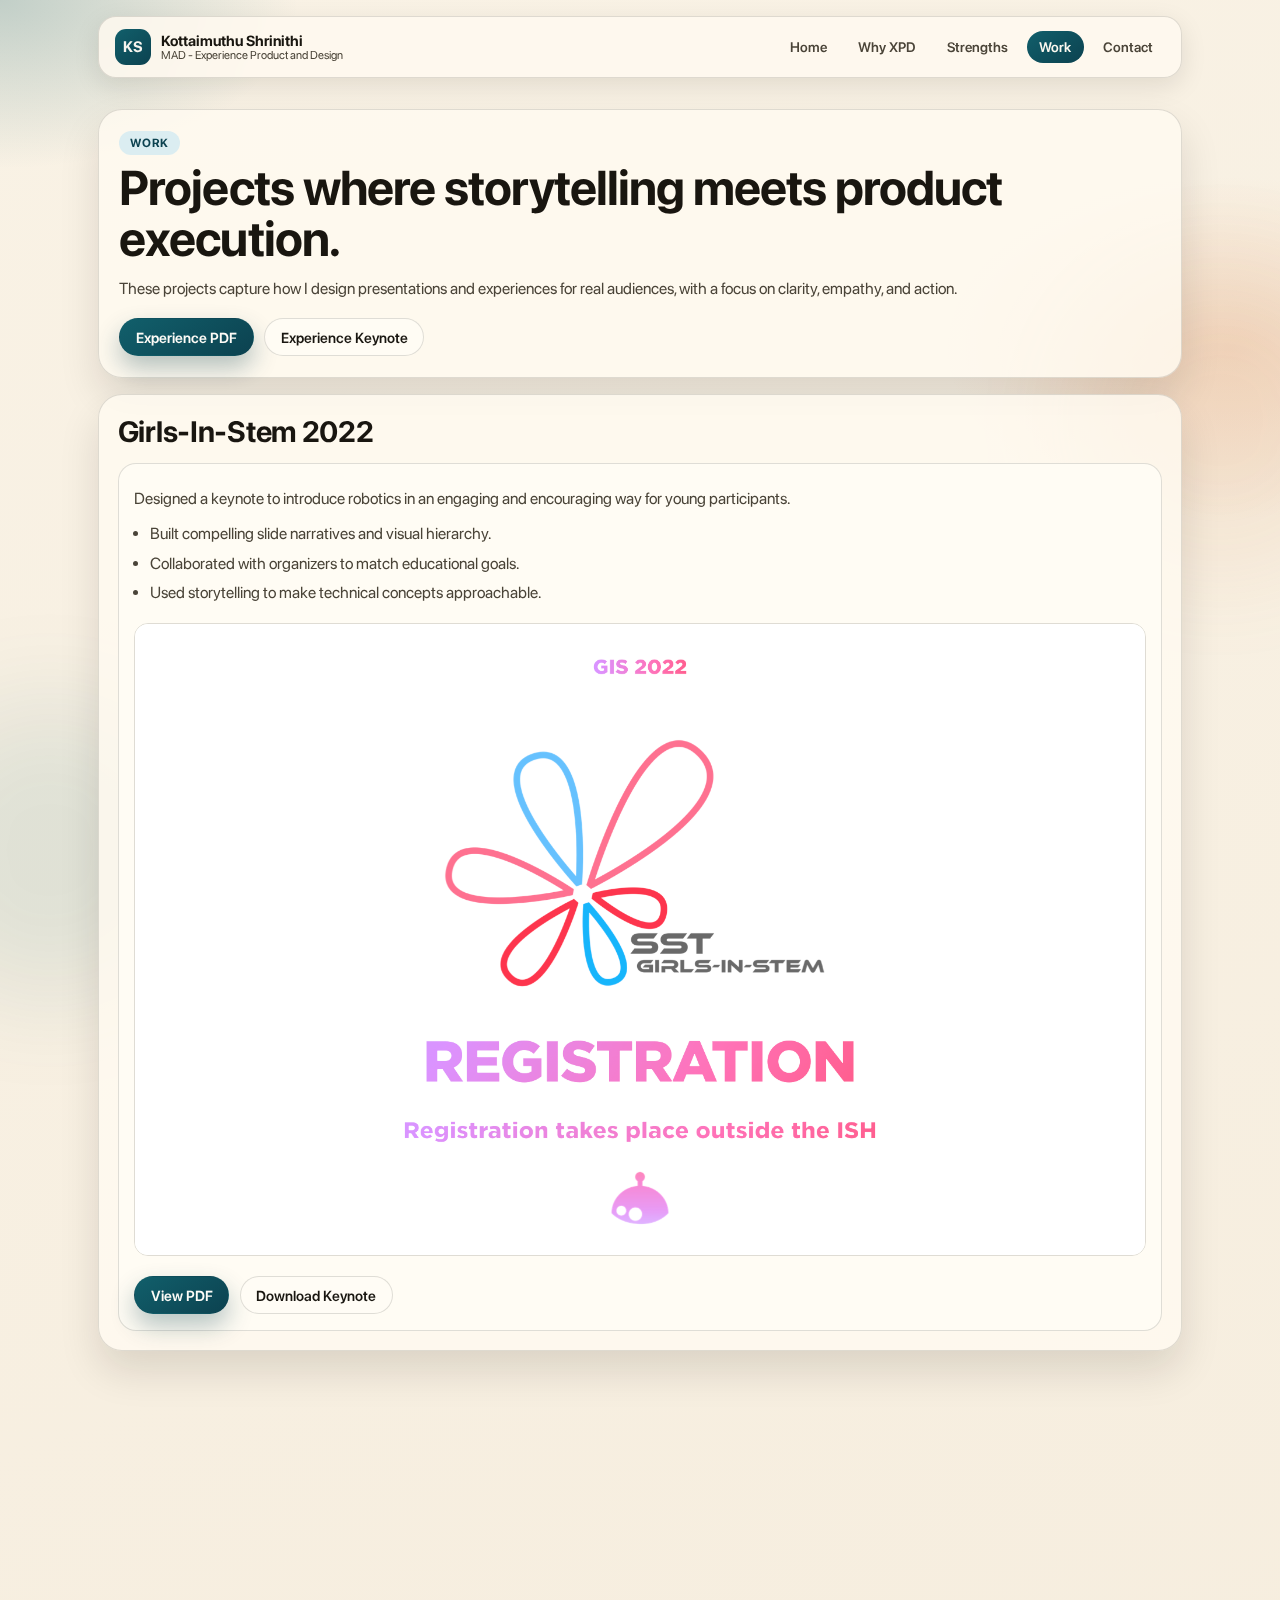
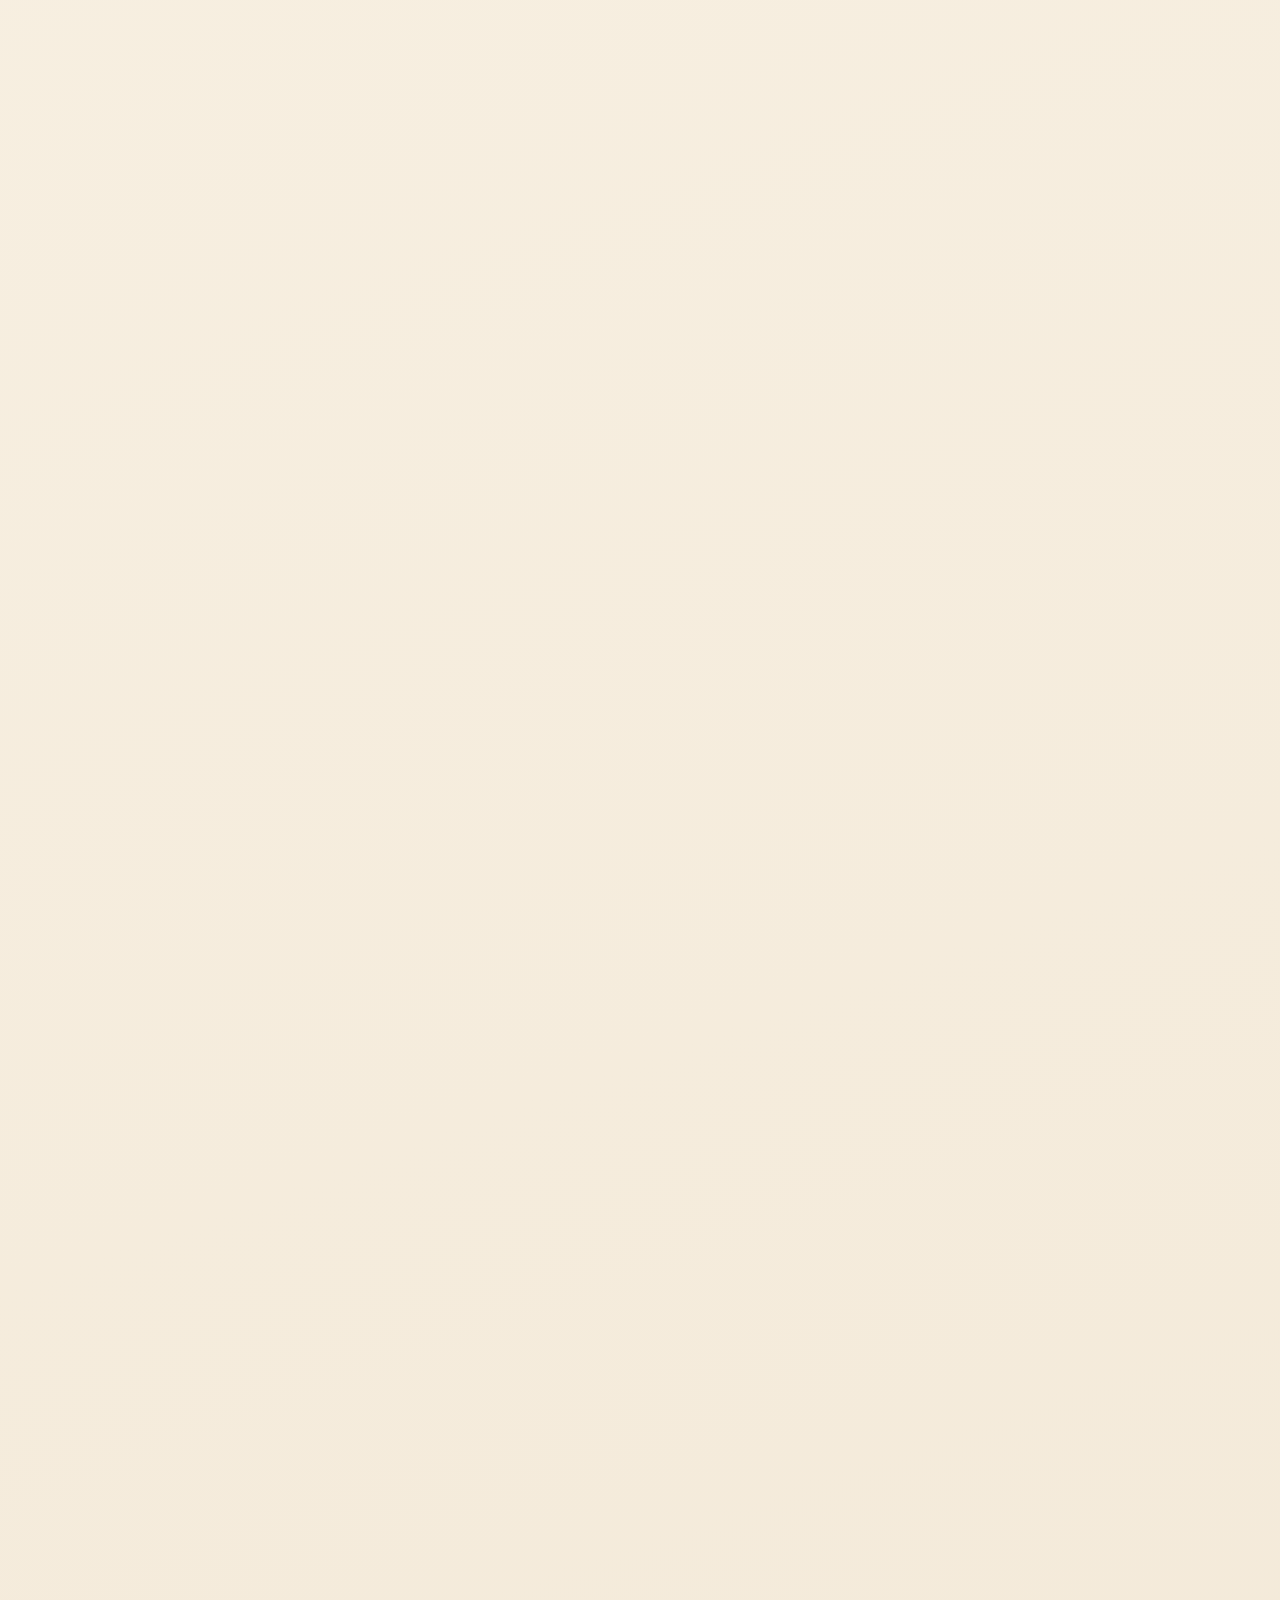
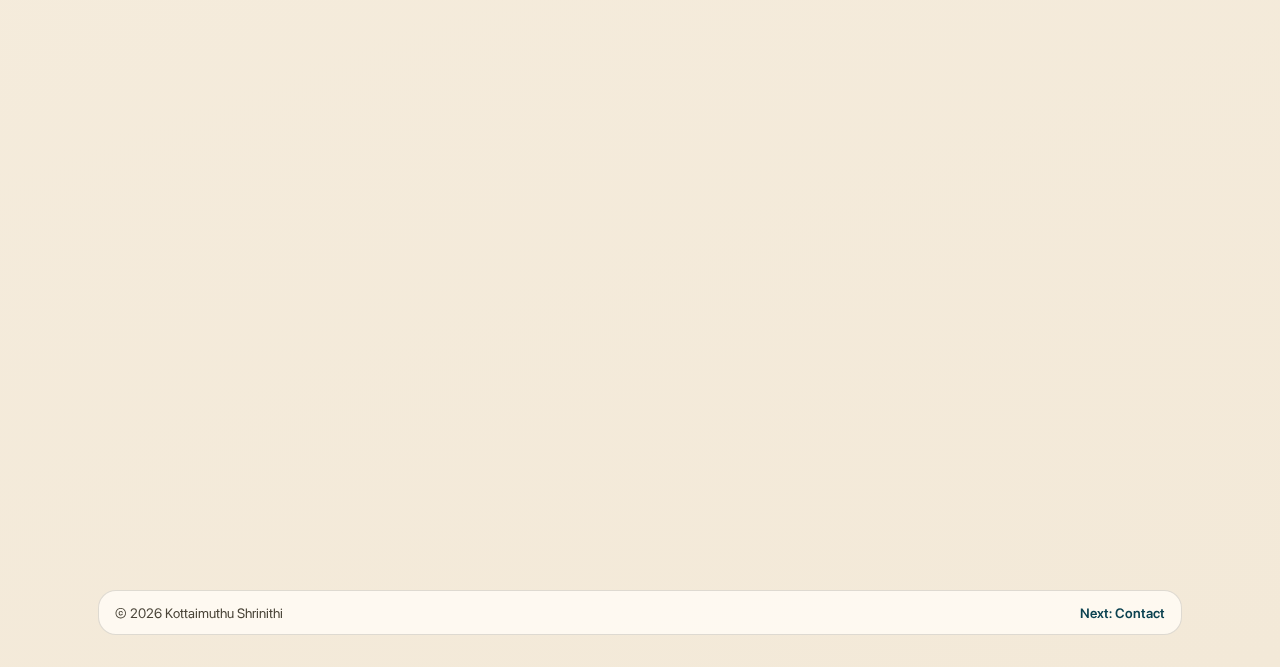
<file: XPD/work.html>
<!DOCTYPE html>
<html lang="en">
<head>
  <meta charset="UTF-8">
  <meta name="viewport" content="width=device-width, initial-scale=1.0">
  <title>Work | Kottaimuthu Shrinithi</title>
  <meta name="description" content="Project work from Girls-In-Stem, Tech4Good, and FLL including keynote and PDF downloads.">
  <link rel="stylesheet" href="assets/css/site.css">
  <script defer src="assets/js/site.js"></script>
</head>
<body data-page="work">
  <div class="top-wrap">
    <header class="site-header">
      <a class="brand" href="index.html" aria-label="XPD home">
        <span class="brand-mark">KS</span>
        <span class="brand-meta">
          <strong>Kottaimuthu Shrinithi</strong>
          <span>MAD - Experience Product and Design</span>
        </span>
      </a>
      <button class="menu-toggle" data-menu-toggle aria-expanded="false" aria-controls="site-nav">Menu</button>
      <nav class="site-nav" data-site-nav id="site-nav" aria-label="Primary">
        <a href="index.html" data-page="home">Home</a>
        <a href="why-xpd.html" data-page="why">Why XPD</a>
        <a href="strengths.html" data-page="strengths">Strengths</a>
        <a href="work.html" data-page="work">Work</a>
        <a href="contact.html" data-page="contact">Contact</a>
      </nav>
    </header>
  </div>

  <main class="main-wrap">
    <section class="panel page-head reveal">
      <span class="kicker">Work</span>
      <h1 class="page-title">Projects where storytelling meets product execution.</h1>
      <p>
        These projects capture how I design presentations and experiences for real audiences,
        with a focus on clarity, empathy, and action.
      </p>
      <div class="actions">
        <a class="button button-primary" href="../Keynote/Experience.pdf">Experience PDF</a>
        <a class="button button-secondary" href="../Keynote/Experience.key">Experience Keynote</a>
      </div>
    </section>

    <section class="section reveal">
      <div class="section-head">
        <h2>Girls-In-Stem 2022</h2>
      </div>
      <article class="card">
        <p>Designed a keynote to introduce robotics in an engaging and encouraging way for young participants.</p>
        <ul>
          <li>Built compelling slide narratives and visual hierarchy.</li>
          <li>Collaborated with organizers to match educational goals.</li>
          <li>Used storytelling to make technical concepts approachable.</li>
        </ul>
        <img src="../images/GIS.png" alt="Girls-In-Stem keynote slides">
        <div class="actions">
          <a class="button button-primary" href="../Keynote/GIS2022.pdf">View PDF</a>
          <a class="button button-secondary" href="../Keynote/GIS2022.zip">Download Keynote</a>
        </div>
      </article>
    </section>

    <section class="section reveal">
      <div class="section-head">
        <h2>Tech4Good 2022</h2>
      </div>
      <article class="card">
        <p>Developed ideas aimed at empowering individuals with muscular dystrophy through assistive technology thinking.</p>
        <ul>
          <li>Researched user context and constraints.</li>
          <li>Created and presented prototype concepts at festival stage.</li>
          <li>Refined communication to highlight real-world value.</li>
        </ul>
        <img src="../images/TFourG.png" alt="Tech4Good presentation output">
        <div class="actions">
          <a class="button button-primary" href="../Keynote/T4G2022.pdf">View PDF</a>
          <a class="button button-secondary" href="../Keynote/T4G2022.zip">Download Keynote</a>
          <a class="button button-secondary" href="https://fb.watch/lr_eBEz_59/?t=15150">Stage Video</a>
        </div>
      </article>
    </section>

    <section class="section reveal">
      <div class="section-head">
        <h2>FLL 2022 - PolyGone</h2>
      </div>
      <article class="card">
        <p>Created EasyTruck to improve truck stability and presented it during the FLL robotics competition.</p>
        <ul>
          <li>Translated a practical transport problem into app concept design.</li>
          <li>Framed the solution for judging and audience understanding.</li>
          <li>Combined visuals, product logic, and concise demonstration.</li>
        </ul>
        <img src="../images/EasyTruck.png" alt="EasyTruck concept visual">
        <div class="actions">
          <a class="button button-primary" href="../Keynote/FLL2022.pdf">View PDF</a>
          <a class="button button-secondary" href="../Keynote/FLL2022.zip">Download Keynote</a>
          <a class="button button-secondary" href="https://www.youtube.com/watch?v=KdyDqNRI3Xg">Watch Demo</a>
        </div>
      </article>
    </section>

    <section class="section reveal">
      <div class="section-head">
        <h2>Gallery</h2>
      </div>
      <div class="media-grid">
        <img src="../images/T4G.jpg" alt="Tech4Good event photo">
        <img src="../images/Polygone.png" alt="PolyGone event photo">
      </div>
    </section>
  </main>

  <div class="footer-wrap">
    <footer class="footer">
      <span>&copy; <span data-year></span> Kottaimuthu Shrinithi</span>
      <a href="contact.html">Next: Contact</a>
    </footer>
  </div>
</body>
</html>
</file>
<file: assets/css/site.css>
@font-face {
  font-family: "SF Pro Display";
  src: url("../../Fonts/SF-Pro-Display-Regular.otf") format("opentype");
  font-style: normal;
  font-weight: 400;
  font-display: swap;
}

@font-face {
  font-family: "SF Pro Display";
  src: url("../../Fonts/SF-Pro-Display-Semibold.otf") format("opentype");
  font-style: normal;
  font-weight: 600;
  font-display: swap;
}

@font-face {
  font-family: "SF Pro Display";
  src: url("../../Fonts/SF-Pro-Display-Bold.otf") format("opentype");
  font-style: normal;
  font-weight: 700;
  font-display: swap;
}

:root {
  --bg-base: #f7f3ea;
  --bg-muted: #efe7d7;
  --text: #1d1a16;
  --text-soft: #4d463c;
  --accent: #0f7b7a;
  --accent-strong: #0f5d63;
  --accent-soft: #caece8;
  --card: rgba(255, 253, 248, 0.82);
  --card-strong: rgba(255, 251, 242, 0.94);
  --stroke: rgba(20, 19, 17, 0.12);
  --shadow: 0 18px 45px rgba(24, 21, 15, 0.12);
  --radius-lg: 24px;
  --radius-md: 16px;
  --radius-sm: 12px;
  --max-width: 1120px;
}

* {
  box-sizing: border-box;
}

html {
  scroll-behavior: smooth;
}

body {
  margin: 0;
  color: var(--text);
  font-family: "SF Pro Display", "Avenir Next", "Gill Sans", sans-serif;
  background:
    radial-gradient(500px 300px at 10% 0%, rgba(15, 123, 122, 0.24), transparent 65%),
    radial-gradient(420px 280px at 95% 8%, rgba(161, 91, 40, 0.22), transparent 70%),
    linear-gradient(165deg, #f9f4e7 0%, #f6f0e1 35%, #f2ebdb 100%);
  min-height: 100vh;
}

body::before,
body::after {
  content: "";
  position: fixed;
  z-index: -1;
  width: 340px;
  height: 340px;
  border-radius: 999px;
  filter: blur(48px);
  opacity: 0.55;
}

body::before {
  right: -120px;
  top: 24vh;
  background: rgba(15, 123, 122, 0.22);
}

body::after {
  left: -120px;
  bottom: -100px;
  background: rgba(196, 120, 52, 0.26);
}

a {
  color: inherit;
}

.site-shell {
  max-width: var(--max-width);
  margin: 0 auto;
  padding: 1.2rem 1.2rem 4rem;
}

.topbar-wrap {
  max-width: var(--max-width);
  margin: 0 auto;
  padding: 1rem 1.2rem 0;
}

.topbar {
  position: sticky;
  top: 1rem;
  z-index: 20;
  background: rgba(255, 250, 241, 0.84);
  border: 1px solid var(--stroke);
  border-radius: 18px;
  backdrop-filter: blur(14px);
  box-shadow: 0 10px 26px rgba(22, 20, 15, 0.1);
  display: flex;
  justify-content: space-between;
  align-items: center;
  gap: 1rem;
  padding: 0.75rem 1rem;
}

.brand {
  display: inline-flex;
  align-items: center;
  gap: 0.65rem;
  text-decoration: none;
  font-weight: 700;
  letter-spacing: 0.01em;
}

.brand-mark {
  width: 34px;
  height: 34px;
  border-radius: 12px;
  background: linear-gradient(135deg, var(--accent-strong), #1b3f4d);
  color: #fbf7ec;
  display: grid;
  place-items: center;
  font-size: 0.95rem;
}

.brand-text {
  display: flex;
  flex-direction: column;
  line-height: 1.1;
}

.brand-text span:first-child {
  font-size: 0.92rem;
}

.brand-text span:last-child {
  font-size: 0.74rem;
  color: var(--text-soft);
  font-weight: 500;
}

.menu-toggle {
  border: 1px solid var(--stroke);
  background: rgba(255, 251, 242, 0.75);
  color: var(--text);
  padding: 0.45rem 0.68rem;
  border-radius: 10px;
  font: inherit;
  font-size: 0.84rem;
  display: none;
}

.site-nav {
  display: flex;
  align-items: center;
  gap: 0.35rem;
  flex-wrap: wrap;
}

.site-nav a {
  text-decoration: none;
  padding: 0.52rem 0.82rem;
  border-radius: 999px;
  font-size: 0.87rem;
  font-weight: 600;
  color: var(--text-soft);
  transition: transform 220ms ease, background-color 220ms ease, color 220ms ease;
}

.site-nav a:hover,
.site-nav a:focus-visible {
  background: #ece5d5;
  color: #1f1b15;
  transform: translateY(-1px);
}

.site-nav a.is-active {
  background: linear-gradient(145deg, var(--accent), var(--accent-strong));
  color: #fefcf7;
}

.hero {
  margin-top: 1.5rem;
  display: grid;
  grid-template-columns: 1.2fr 0.8fr;
  gap: 1.25rem;
}

.hero-main,
.hero-side {
  background: var(--card);
  border: 1px solid var(--stroke);
  border-radius: var(--radius-lg);
  padding: 1.5rem;
  box-shadow: var(--shadow);
}

.hero-kicker {
  display: inline-block;
  padding: 0.34rem 0.7rem;
  border-radius: 999px;
  font-size: 0.77rem;
  letter-spacing: 0.04em;
  text-transform: uppercase;
  background: var(--accent-soft);
  color: #0d4e4f;
  font-weight: 700;
}

.hero h1,
.page-title {
  font-size: clamp(2rem, 3.7vw, 3.6rem);
  line-height: 1.05;
  margin: 1rem 0 0.8rem;
  letter-spacing: -0.02em;
}

.hero p,
.page-subtitle {
  margin: 0;
  color: var(--text-soft);
  font-size: clamp(1rem, 1.5vw, 1.16rem);
  line-height: 1.55;
}

.hero-cta,
.inline-actions {
  display: flex;
  flex-wrap: wrap;
  gap: 0.7rem;
  margin-top: 1.15rem;
}

.button {
  display: inline-flex;
  align-items: center;
  justify-content: center;
  gap: 0.44rem;
  border-radius: 999px;
  padding: 0.66rem 1rem;
  text-decoration: none;
  font-weight: 600;
  font-size: 0.92rem;
  border: 1px solid transparent;
  transition: transform 220ms ease, box-shadow 220ms ease, background-color 220ms ease;
}

.button:hover,
.button:focus-visible {
  transform: translateY(-2px);
}

.button-primary {
  background: linear-gradient(145deg, var(--accent), var(--accent-strong));
  color: #fefcf7;
  box-shadow: 0 12px 24px rgba(15, 93, 99, 0.28);
}

.button-secondary {
  border-color: var(--stroke);
  background: rgba(255, 253, 248, 0.95);
  color: var(--text);
}

.hero-side {
  display: grid;
  gap: 1rem;
  align-content: start;
}

.hero-side img {
  width: 100%;
  border-radius: var(--radius-md);
  border: 1px solid var(--stroke);
  aspect-ratio: 4 / 3;
  object-fit: cover;
}

.quick-metrics {
  display: grid;
  grid-template-columns: repeat(2, minmax(0, 1fr));
  gap: 0.65rem;
}

.metric {
  border: 1px solid var(--stroke);
  border-radius: var(--radius-sm);
  background: var(--card-strong);
  padding: 0.8rem;
}

.metric strong {
  display: block;
  font-size: 1.35rem;
  letter-spacing: -0.03em;
}

.metric span {
  display: block;
  color: var(--text-soft);
  font-size: 0.82rem;
}

.section-block {
  margin-top: 1.25rem;
  padding: 1.3rem;
  border-radius: var(--radius-lg);
  background: var(--card);
  border: 1px solid var(--stroke);
  box-shadow: var(--shadow);
}

.section-head {
  display: flex;
  justify-content: space-between;
  align-items: end;
  gap: 0.8rem;
  margin-bottom: 0.9rem;
}

.section-head h2,
.section-head h1 {
  margin: 0;
  font-size: clamp(1.35rem, 2.2vw, 2.15rem);
  letter-spacing: -0.015em;
}

.section-head p {
  margin: 0;
  color: var(--text-soft);
  max-width: 62ch;
}

.page-header {
  margin-top: 1.4rem;
  padding: 1.6rem;
  border-radius: var(--radius-lg);
  background: linear-gradient(145deg, rgba(255, 251, 239, 0.95), rgba(232, 245, 244, 0.82));
  border: 1px solid var(--stroke);
  box-shadow: var(--shadow);
}

.page-header .pill {
  margin-bottom: 0.6rem;
}

.pill {
  display: inline-block;
  padding: 0.35rem 0.72rem;
  border-radius: 999px;
  font-size: 0.74rem;
  text-transform: uppercase;
  letter-spacing: 0.07em;
  font-weight: 700;
  background: rgba(15, 123, 122, 0.12);
  color: #0f5255;
}

.grid-two {
  display: grid;
  grid-template-columns: repeat(2, minmax(0, 1fr));
  gap: 1rem;
}

.grid-three {
  display: grid;
  grid-template-columns: repeat(3, minmax(0, 1fr));
  gap: 1rem;
}

.card {
  padding: 1rem;
  border-radius: var(--radius-md);
  border: 1px solid var(--stroke);
  background: var(--card-strong);
}

.card h3 {
  margin: 0;
  font-size: 1.05rem;
}

.card p {
  margin: 0.55rem 0 0;
  color: var(--text-soft);
  line-height: 1.5;
}

.card img {
  width: 100%;
  margin-top: 0.85rem;
  border-radius: var(--radius-sm);
  border: 1px solid var(--stroke);
  aspect-ratio: 16 / 9;
  object-fit: cover;
}

.project-card {
  display: grid;
  gap: 0.85rem;
}

.project-card ul,
.info-list,
.timeline {
  margin: 0;
  padding-left: 1rem;
  color: var(--text-soft);
}

.project-card li,
.info-list li,
.timeline li {
  margin-bottom: 0.45rem;
  line-height: 1.45;
}

.downloads {
  display: flex;
  flex-wrap: wrap;
  gap: 0.55rem;
  margin-top: 0.8rem;
}

.media-row {
  display: grid;
  grid-template-columns: repeat(2, minmax(0, 1fr));
  gap: 0.9rem;
}

.media-row img {
  width: 100%;
  border-radius: var(--radius-sm);
  border: 1px solid var(--stroke);
  aspect-ratio: 16 / 10;
  object-fit: cover;
}

.quote {
  border-left: 3px solid var(--accent);
  padding: 0.35rem 0 0.35rem 0.9rem;
  color: var(--text-soft);
  font-style: italic;
  margin: 0.95rem 0 0;
}

.footer {
  max-width: var(--max-width);
  margin: 0 auto;
  padding: 0 1.2rem 2.6rem;
}

.footer-inner {
  border-radius: 18px;
  border: 1px solid var(--stroke);
  padding: 0.9rem 1rem;
  background: rgba(255, 252, 245, 0.8);
  display: flex;
  justify-content: space-between;
  align-items: center;
  gap: 0.7rem;
  color: var(--text-soft);
  font-size: 0.86rem;
}

.footer-inner a {
  color: var(--accent-strong);
  font-weight: 600;
  text-decoration: none;
}

.reveal {
  opacity: 0;
  transform: translateY(14px);
  transition: opacity 520ms ease, transform 520ms ease;
}

.reveal.is-visible {
  opacity: 1;
  transform: translateY(0);
}

@media (max-width: 980px) {
  .hero,
  .grid-two,
  .grid-three,
  .media-row {
    grid-template-columns: 1fr;
  }

  .topbar {
    flex-wrap: wrap;
  }

  .menu-toggle {
    display: inline-flex;
  }

  .site-nav {
    width: 100%;
    display: none;
    padding-top: 0.3rem;
  }

  .site-nav.is-open {
    display: flex;
  }

  .site-nav a {
    width: 100%;
    text-align: center;
  }

  .site-shell {
    padding-top: 0.7rem;
  }
}

@media (max-width: 640px) {
  .site-shell,
  .topbar-wrap,
  .footer {
    padding-left: 0.9rem;
    padding-right: 0.9rem;
  }

  .hero-main,
  .hero-side,
  .section-block,
  .page-header {
    padding: 1.05rem;
  }

  .hero h1,
  .page-title {
    line-height: 1.1;
  }

  .footer-inner {
    flex-direction: column;
    align-items: flex-start;
  }
}
</file>
<file: XPD/assets/css/site.css>
@font-face {
  font-family: "SF Pro Display";
  src: url("../../../Fonts/SF-Pro-Display-Regular.otf") format("opentype");
  font-style: normal;
  font-weight: 400;
  font-display: swap;
}

@font-face {
  font-family: "SF Pro Display";
  src: url("../../../Fonts/SF-Pro-Display-Semibold.otf") format("opentype");
  font-style: normal;
  font-weight: 600;
  font-display: swap;
}

@font-face {
  font-family: "SF Pro Display";
  src: url("../../../Fonts/SF-Pro-Display-Bold.otf") format("opentype");
  font-style: normal;
  font-weight: 700;
  font-display: swap;
}

:root {
  --ink: #191610;
  --ink-soft: #4a4438;
  --canvas-1: #f9f2e5;
  --canvas-2: #f3e9d8;
  --glass: rgba(255, 250, 240, 0.82);
  --glass-strong: rgba(255, 252, 244, 0.95);
  --stroke: rgba(30, 26, 20, 0.14);
  --brand: #115f6b;
  --brand-deep: #0c4250;
  --brand-soft: #dbedf1;
  --peach: #d9824b;
  --radius-xl: 24px;
  --radius-lg: 18px;
  --radius-md: 14px;
  --shadow: 0 20px 40px rgba(23, 18, 12, 0.12);
  --max: 1120px;
}

* {
  box-sizing: border-box;
}

html {
  scroll-behavior: smooth;
}

body {
  margin: 0;
  color: var(--ink);
  font-family: "SF Pro Display", "Avenir Next", "Gill Sans", sans-serif;
  background:
    radial-gradient(460px 260px at 0% 0%, rgba(17, 95, 107, 0.24), transparent 65%),
    radial-gradient(430px 260px at 96% 9%, rgba(217, 130, 75, 0.2), transparent 66%),
    linear-gradient(160deg, var(--canvas-1), var(--canvas-2));
  min-height: 100vh;
}

body::before,
body::after {
  content: "";
  position: fixed;
  z-index: -1;
  width: 300px;
  height: 300px;
  border-radius: 999px;
  filter: blur(52px);
  opacity: 0.5;
}

body::before {
  left: -100px;
  bottom: -100px;
  background: rgba(17, 95, 107, 0.2);
}

body::after {
  right: -90px;
  top: 30vh;
  background: rgba(215, 123, 64, 0.2);
}

a {
  color: inherit;
}

.top-wrap,
.main-wrap,
.footer-wrap {
  max-width: var(--max);
  margin: 0 auto;
  padding-left: 1.1rem;
  padding-right: 1.1rem;
}

.top-wrap {
  padding-top: 1rem;
}

.main-wrap {
  padding-top: 1rem;
  padding-bottom: 3.4rem;
}

.site-header {
  position: sticky;
  top: 1rem;
  z-index: 20;
  display: flex;
  align-items: center;
  justify-content: space-between;
  gap: 0.8rem;
  padding: 0.76rem 1rem;
  background: rgba(255, 249, 239, 0.84);
  border: 1px solid var(--stroke);
  border-radius: var(--radius-lg);
  backdrop-filter: blur(14px);
  box-shadow: 0 8px 26px rgba(21, 17, 13, 0.1);
}

.brand {
  display: inline-flex;
  align-items: center;
  gap: 0.65rem;
  text-decoration: none;
}

.brand-mark {
  width: 36px;
  height: 36px;
  border-radius: 11px;
  background: linear-gradient(140deg, var(--brand), var(--brand-deep));
  color: #f8f5ef;
  display: grid;
  place-items: center;
  font-size: 0.95rem;
  font-weight: 700;
}

.brand-meta {
  display: flex;
  flex-direction: column;
  line-height: 1.1;
}

.brand-meta strong {
  font-size: 0.92rem;
}

.brand-meta span {
  font-size: 0.72rem;
  color: var(--ink-soft);
}

.menu-toggle {
  border: 1px solid var(--stroke);
  border-radius: 10px;
  background: var(--glass-strong);
  color: var(--ink);
  padding: 0.42rem 0.68rem;
  font: inherit;
  font-size: 0.84rem;
  display: none;
}

.site-nav {
  display: flex;
  align-items: center;
  gap: 0.35rem;
}

.site-nav a {
  text-decoration: none;
  padding: 0.5rem 0.8rem;
  border-radius: 999px;
  font-weight: 600;
  font-size: 0.86rem;
  color: var(--ink-soft);
  transition: all 220ms ease;
}

.site-nav a:hover,
.site-nav a:focus-visible {
  background: #ecdfca;
  color: var(--ink);
  transform: translateY(-1px);
}

.site-nav a.is-active {
  color: #fdf9f0;
  background: linear-gradient(145deg, var(--brand), var(--brand-deep));
}

.hero {
  display: grid;
  grid-template-columns: 1.2fr 0.8fr;
  gap: 1rem;
  margin-top: 0.85rem;
}

.panel {
  border: 1px solid var(--stroke);
  border-radius: var(--radius-xl);
  background: var(--glass);
  box-shadow: var(--shadow);
  padding: 1.3rem;
}

.kicker {
  display: inline-block;
  border-radius: 999px;
  padding: 0.34rem 0.68rem;
  font-size: 0.74rem;
  letter-spacing: 0.06em;
  text-transform: uppercase;
  font-weight: 700;
  background: var(--brand-soft);
  color: var(--brand-deep);
}

h1,
.page-title {
  margin: 0.8rem 0 0.7rem;
  font-size: clamp(2rem, 3.8vw, 3.45rem);
  line-height: 1.06;
  letter-spacing: -0.02em;
}

p {
  margin: 0;
  color: var(--ink-soft);
  line-height: 1.55;
}

.actions {
  display: flex;
  flex-wrap: wrap;
  gap: 0.65rem;
  margin-top: 1rem;
}

.button {
  display: inline-flex;
  align-items: center;
  justify-content: center;
  border-radius: 999px;
  padding: 0.62rem 0.98rem;
  font-size: 0.9rem;
  font-weight: 600;
  text-decoration: none;
  border: 1px solid transparent;
  transition: transform 220ms ease, box-shadow 220ms ease;
}

.button:hover,
.button:focus-visible {
  transform: translateY(-2px);
}

.button-primary {
  color: #fefcf7;
  background: linear-gradient(145deg, var(--brand), var(--brand-deep));
  box-shadow: 0 12px 24px rgba(12, 66, 80, 0.3);
}

.button-secondary {
  color: var(--ink);
  background: var(--glass-strong);
  border-color: var(--stroke);
}

.hero-side {
  display: grid;
  gap: 0.8rem;
}

.hero-side img {
  width: 100%;
  border-radius: var(--radius-lg);
  border: 1px solid var(--stroke);
  object-fit: cover;
  aspect-ratio: 4 / 3;
}

.stats {
  display: grid;
  grid-template-columns: repeat(2, minmax(0, 1fr));
  gap: 0.6rem;
}

.stat {
  border: 1px solid var(--stroke);
  border-radius: var(--radius-md);
  background: var(--glass-strong);
  padding: 0.72rem;
}

.stat strong {
  display: block;
  font-size: 1.28rem;
  letter-spacing: -0.03em;
}

.stat span {
  color: var(--ink-soft);
  font-size: 0.8rem;
}

.section {
  margin-top: 1rem;
  padding: 1.2rem;
  border-radius: var(--radius-xl);
  border: 1px solid var(--stroke);
  background: var(--glass);
  box-shadow: var(--shadow);
}

.section-head {
  margin-bottom: 0.85rem;
}

.section-head h2 {
  margin: 0;
  font-size: clamp(1.35rem, 2.3vw, 2.1rem);
  letter-spacing: -0.01em;
}

.section-head p {
  margin-top: 0.3rem;
}

.grid-2,
.grid-3,
.media-grid {
  display: grid;
  gap: 0.8rem;
}

.grid-2 {
  grid-template-columns: repeat(2, minmax(0, 1fr));
}

.grid-3 {
  grid-template-columns: repeat(3, minmax(0, 1fr));
}

.card {
  padding: 0.95rem;
  border-radius: var(--radius-lg);
  border: 1px solid var(--stroke);
  background: var(--glass-strong);
}

.card h3 {
  margin: 0;
  font-size: 1.04rem;
}

.card p {
  margin-top: 0.5rem;
}

.card ul {
  margin: 0.62rem 0 0;
  padding-left: 1rem;
  color: var(--ink-soft);
}

.card li {
  margin-bottom: 0.4rem;
  line-height: 1.45;
}

.card img,
.media-grid img {
  width: 100%;
  margin-top: 0.78rem;
  border-radius: var(--radius-md);
  border: 1px solid var(--stroke);
  aspect-ratio: 16 / 10;
  object-fit: cover;
}

.media-grid {
  grid-template-columns: repeat(2, minmax(0, 1fr));
}

.timeline,
.bullets {
  margin: 0;
  padding-left: 1rem;
  color: var(--ink-soft);
}

.timeline li,
.bullets li {
  margin-bottom: 0.42rem;
}

.pull-quote {
  margin-top: 0.9rem;
  border-left: 3px solid var(--peach);
  padding-left: 0.8rem;
  font-style: italic;
}

.contact-grid {
  display: grid;
  grid-template-columns: repeat(2, minmax(0, 1fr));
  gap: 0.7rem;
}

.contact-chip {
  border: 1px solid var(--stroke);
  border-radius: var(--radius-md);
  background: var(--glass-strong);
  padding: 0.8rem;
}

.contact-chip h3 {
  margin: 0;
  font-size: 0.97rem;
}

.contact-chip p {
  margin-top: 0.45rem;
}

.copy-status {
  display: inline-block;
  margin-top: 0.45rem;
  font-size: 0.8rem;
  color: var(--brand-deep);
}

.page-head {
  margin-top: 0.9rem;
}

.page-head .kicker {
  margin-bottom: 0.45rem;
}

.page-head .page-title {
  margin-top: 0;
}

.reveal {
  opacity: 0;
  transform: translateY(12px);
  transition: opacity 500ms ease, transform 500ms ease;
}

.reveal.is-visible {
  opacity: 1;
  transform: translateY(0);
}

.footer-wrap {
  padding-bottom: 2rem;
}

.footer {
  display: flex;
  align-items: center;
  justify-content: space-between;
  gap: 0.7rem;
  border: 1px solid var(--stroke);
  border-radius: var(--radius-lg);
  background: rgba(255, 251, 244, 0.85);
  padding: 0.85rem 1rem;
  color: var(--ink-soft);
  font-size: 0.85rem;
}

.footer a {
  color: var(--brand-deep);
  font-weight: 600;
  text-decoration: none;
}

@media (max-width: 980px) {
  .hero,
  .grid-2,
  .grid-3,
  .media-grid,
  .contact-grid {
    grid-template-columns: 1fr;
  }

  .site-header {
    flex-wrap: wrap;
  }

  .menu-toggle {
    display: inline-flex;
  }

  .site-nav {
    width: 100%;
    display: none;
    padding-top: 0.2rem;
    flex-wrap: wrap;
  }

  .site-nav.is-open {
    display: flex;
  }

  .site-nav a {
    width: 100%;
    text-align: center;
  }
}

@media (max-width: 680px) {
  .top-wrap,
  .main-wrap,
  .footer-wrap {
    padding-left: 0.86rem;
    padding-right: 0.86rem;
  }

  .panel,
  .section {
    padding: 1rem;
  }

  .footer {
    flex-direction: column;
    align-items: flex-start;
  }
}
</file>
